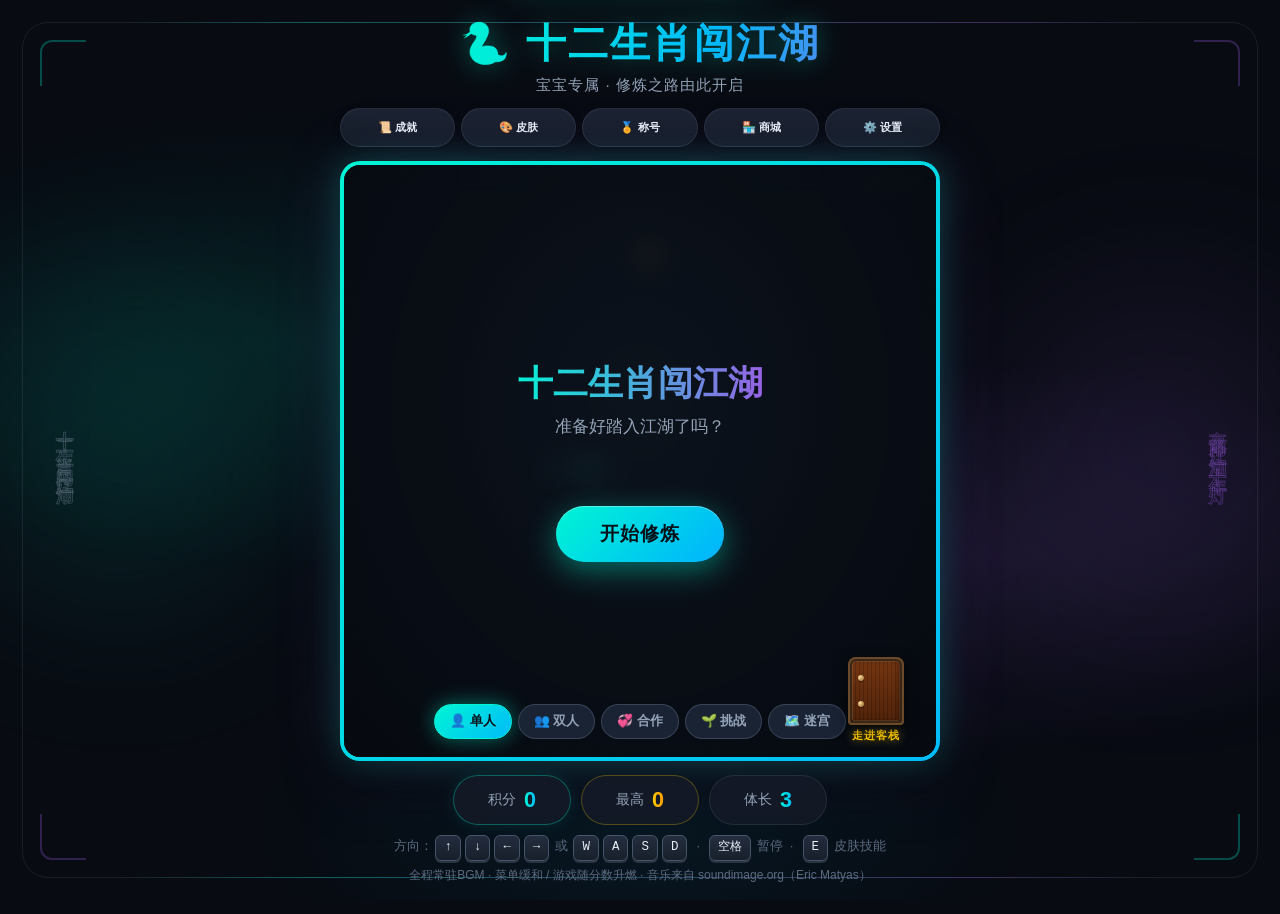
<file: index.html>
<!DOCTYPE html>
<html lang="zh-CN">
<head>
<meta charset="UTF-8">
<meta name="viewport" content="width=device-width, initial-scale=1.0, maximum-scale=1.0, user-scalable=no, viewport-fit=cover">
<title>十二生肖闯江湖</title>
<link rel="icon" type="image/png" href="favicon.png">
<link rel="stylesheet" href="style.css">
</head>
<body>
<div id="globalLoading" class="global-loading hidden">
  <div class="global-loading-box">
    <h2 id="globalLoadingText">加载中...</h2>
    <div class="global-loading-bar"><div id="globalLoadingProgress"></div></div>
  </div>
</div>
<!-- ===== 宽屏取景框装饰（窄屏隐藏，不影响任何交互）===== -->
<div class="page-frame" aria-hidden="true"></div>
<div class="side-halo left" aria-hidden="true"></div>
<div class="side-halo right" aria-hidden="true"></div>
<div class="side-verse left" aria-hidden="true">十二生肖闯江湖</div>
<div class="side-verse right" aria-hidden="true">夜雨江湖十年灯</div>
<div class="corner-mark tl" aria-hidden="true"></div>
<div class="corner-mark tr" aria-hidden="true"></div>
<div class="corner-mark bl" aria-hidden="true"></div>
<div class="corner-mark br" aria-hidden="true"></div>
<div class="title-area">
<h1>🐍 十二生肖闯江湖</h1>
<p class="subtitle">宝宝专属 · 修炼之路由此开启</p>
</div>
<div class="top-bar">
<button class="btn" id="achieveBtn"><span>📜 成就</span></button>
<button class="btn" id="skinBtn"><span>🎨 皮肤</span></button>
<button class="btn" id="titleBtn"><span>🏅 称号</span></button>
<button class="btn" id="shopBtn"><span>🏪 商城</span></button>
<button class="btn" id="settingsBtn" onclick="document.getElementById('settingsModal').classList.add('show')"><span>⚙️ 设置</span></button>
</div>
<div class="game-wrapper">
<div class="record-hint" id="recordHint">🏆 还有 100 分就破记录啦！</div>
<div class="game-container">
<div class="canvas-inner">
<canvas id="gameCanvas"></canvas>
<div id="loadingScreen">
<div class="loading-box">
<h2>🐑 资源加载中...</h2>
<div class="progress-bar-container"><div class="progress-bar" id="loadingProgress"></div></div>
<p class="loading-text" id="loadingText">0%</p>
</div>
</div>
<!-- 推门过渡动画（点击客栈时触发） -->
<div class="inn-door-transition" id="innDoorTransition" aria-hidden="true">
  <div class="door-half door-half-left"></div>
  <div class="door-half door-half-right"></div>
  <div class="door-light"></div>
</div>
<div id="overlay">
<h2 id="overlayTitle">十二生肖闯江湖</h2>
<p id="overlayMsg">准备好踏入江湖了吗？</p>
<p id="aiComment" style="font-size:0.95rem; color:#00f5d4; margin-bottom:8px; min-height:24px; text-align:center; padding:0 20px; line-height:1.5;"></p>
<p id="resultTitleBadge" style="text-align:center; margin-bottom:14px; min-height:0;"></p>
<button id="startBtn">开始修炼</button>
<button id="backToMenuBtn" style="display:none;">🏠 返回主菜单</button>
<div class="mode-select" id="modeSelect">
<button class="mode-btn active" id="modeSingle" data-mode="single">👤 单人</button>
<button class="mode-btn" id="modeDouble" data-mode="double">👥 双人</button>
<button class="mode-btn" id="modeCoop" data-mode="coop">💞 合作</button>
<button class="mode-btn" id="modeSeed" data-mode="seed">🌱 挑战</button>
<button class="mode-btn" id="modeMaze" data-mode="maze">🗺️ 迷宫</button>
</div>
<button class="inn-door-btn" id="innDoorBtn" title="走进客栈" aria-label="走进客栈">
  <span class="inn-door-frame">
    <span class="inn-door-panel"></span>
  </span>
  <span class="inn-door-label">走进客栈</span>
</button>
</div>
</div>
<div class="pause-hint">空格 · 暂停</div>
<button id="skillBtn" class="skill-btn">🐍<span class="skill-count" id="skillCount">3</span></button>
</div>
</div>
</div>
<div class="ui">
<div class="stat"><span class="label" id="scoreLabel">积分</span><span class="value" id="score">0</span></div>
<div class="stat p2-stat" id="score2Stat" style="display:none;"><span class="label">P2 积分</span><span class="value" id="score2">0</span></div>
<div class="stat high"><span class="label">最高</span><span class="value" id="highScore">0</span></div>
<div class="stat"><span class="label">体长</span><span class="value" id="length">3</span></div>
<div class="stat coop-lives" id="coopLives" style="display:none;"><span class="label">共享生命</span><span class="value"><span id="coopHearts">❤️❤️❤️</span> <span id="coopLivesNum">3</span></span></div>
</div>
<div class="controls">方向：<kbd>↑</kbd><kbd>↓</kbd><kbd>←</kbd><kbd>→</kbd> 或 <kbd>W</kbd><kbd>A</kbd><kbd>S</kbd><kbd>D</kbd> &nbsp;·&nbsp; <kbd>空格</kbd> 暂停 &nbsp;·&nbsp; <kbd>E</kbd> 皮肤技能</div>
<p class="music-hint">全程常驻BGM · 菜单缓和 / 游戏随分数升燃 · 音乐来自 soundimage.org（Eric Matyas）</p>
<div class="mobile-controls">
<div class="dpad">
<button class="up" data-dir="up">▲</button>
<button class="left" data-dir="left">◀</button>
<button class="pause-btn" id="mobilePause">❚❚</button>
<button class="right" data-dir="right">▶</button>
<button class="down" data-dir="down">▼</button>
</div>
</div>
<div id="achieveModal"><div class="achieve-box"><div class="achieve-header"><h3>📜 江湖成就</h3><div style="display:flex;align-items:center;gap:10px;"><span class="achieve-count" id="achieveCount">0/12</span><button class="close-btn" id="closeAchieve">×</button></div></div><div class="achieve-list" id="achieveList"></div></div></div>
<div id="skinModal"><div class="achieve-box" style="max-width:480px;"><div class="achieve-header"><h3>🎨 生肖皮肤</h3><button class="close-btn" id="closeSkin">×</button></div><div class="skin-list" id="skinList" style="padding:16px; display:grid; grid-template-columns:repeat(auto-fill,minmax(110px,1fr)); gap:12px; max-height:55vh; overflow-y:auto;"></div></div></div>
<div id="guideModal"><div class="guide-box"><div class="guide-header"><h3>📖 游戏指南</h3><button class="close-btn" id="closeGuide">×</button></div><div class="guide-body"><div class="guide-nav" id="guideNav"></div><div class="guide-content" id="guideContent"></div></div></div></div>

<!-- ===== 江湖称号弹窗 ===== -->
<div id="titleModal">
  <div class="title-box">
    <div class="title-header">
      <h3>🏅 江湖称号</h3>
      <span class="title-count" id="titleCount">0/22</span>
      <button class="close-btn" id="closeTitle">×</button>
    </div>
    <div class="title-current" id="titleCurrent"></div>
    <div class="title-filter" id="titleFilter"></div>
    <div class="title-list" id="titleList"></div>
  </div>
</div>

<div id="statsModal">
  <div class="achieve-box" style="max-width:480px;">
    <div class="achieve-header">
      <h3>📊 江湖数据</h3>
      <button class="close-btn" id="closeStats">×</button>
    </div>
    <div class="stats-body" id="statsList"></div>
  </div>
</div>

<!-- ===== 设置弹窗 ===== -->
<div id="settingsModal" onclick="if(event.target===this)this.classList.remove('show')">
  <div class="settings-box">
    <div class="settings-header">
      <h3>⚙️ 江湖设置</h3>
      <button class="close-btn" id="closeSettings" onclick="document.getElementById('settingsModal').classList.remove('show')">×</button>
    </div>
    <div class="settings-body">

      <div class="settings-section">
        <div class="settings-section-title">🎮 游戏开关</div>
        <div class="settings-row">
          <span class="settings-label">🎵 背景音乐</span>
          <button class="btn settings-toggle" id="musicBtn">🎵 音乐开</button>
        </div>
        <div class="settings-row">
          <span class="settings-label">🐱 猫鼠大战</span>
          <button class="btn cat-on settings-toggle" id="catModeBtn">🐱 猫咪: 开</button>
        </div>
        <div class="settings-row">
          <span class="settings-label">🚧 障碍与传送门</span>
          <button class="btn obs-on settings-toggle" id="obsModeBtn">🚧 障碍: 开</button>
        </div>
      </div>

      <div class="settings-section">
        <div class="settings-section-title">📋 信息与存档</div>
        <div class="settings-menu">
          <button class="settings-menu-btn" id="statsBtn"><span>📊</span><span>数据</span></button>
          <button class="settings-menu-btn" id="guideBtn"><span>📖</span><span>指南</span></button>
          <button class="settings-menu-btn" id="saveBtn"><span>💾</span><span>存档</span></button>
        </div>
      </div>

    </div>
  </div>
</div>

<!-- ===== 存档管理弹窗 ===== -->
<div id="saveModal">
  <div class="save-box">
    <div class="save-header">
      <h3>💾 存档管理</h3>
      <button class="close-btn" id="closeSave">×</button>
    </div>
    <div class="save-body">
      <p class="save-tip">换设备、换浏览器时，用「导出存档」把进度存成文本，在新设备用「导入存档」粘贴回去即可恢复。</p>

      <div class="save-actions">
        <button class="save-btn primary" id="saveExportBtn">📤 导出存档</button>
        <button class="save-btn" id="saveImportBtn">📥 导入存档</button>
      </div>

      <div class="save-field" id="saveExportField" style="display:none;">
        <label>把下面这段完整复制保存好：</label>
        <textarea id="saveExportText" readonly rows="6"></textarea>
        <button class="save-btn small" id="saveCopyBtn">📋 复制到剪贴板</button>
      </div>

      <div class="save-field" id="saveImportField" style="display:none;">
        <label>把之前导出的存档粘贴到这里：</label>
        <textarea id="saveImportText" rows="6" placeholder="粘贴存档内容..."></textarea>
        <button class="save-btn primary small" id="saveConfirmImportBtn">✅ 确认导入</button>
      </div>

      <div class="save-status" id="saveStatus"></div>

      <div class="save-diag" id="saveDiag"></div>

      <div class="save-danger">
        <button class="save-btn danger small" id="saveClearBtn">🗑️ 清空所有存档</button>
      </div>
    </div>
  </div>
</div>

<div id="shopModal">
  <div class="shop-box">
    <div class="shop-header">
      <h3>🏪 江湖商城</h3>
      <button class="close-btn" id="closeShop">×</button>
    </div>
    <div class="shop-wallet">
      <span class="shop-coins">🪙 <span id="shopCoins">0</span></span>
      <div class="shop-tabs">
        <button class="shop-tab active" data-tab="shop">🏪 道具商店</button>
        <button class="shop-tab" data-tab="bag">🎒 我的背包</button>
      </div>
    </div>
    <div class="shop-content" id="shopContent"></div>
  </div>
</div>

<!-- ===== 种子局弹窗 ===== -->
<div id="seedModal">
  <div class="seed-box">
    <div class="seed-header">
      <h3>🌱 江湖挑战</h3>
      <button class="close-btn" id="closeSeed">×</button>
    </div>
    <div class="seed-list" id="seedList"></div>
    <div class="seed-tip">💡 每张图的随机序列固定，公平竞争，可反复挑战刷分。挑战不消耗道具、不解锁成就。</div>
  </div>
</div>

<div id="dualSkinModal">
  <div class="dual-skin-box">
    <div class="dual-skin-header">
      <h3 id="dualSkinTitle">🎨 选择棋盘皮肤</h3>
      <button class="close-btn" id="closeDualSkin">×</button>
    </div>
    <div class="dual-skin-body">
      <div id="dualPageBoard" class="dual-page">
        <p class="dual-hint">选一个你喜欢的棋盘风格（会影响格子、食物等视觉效果）</p>
        <div class="dual-grid" id="dualBoardGrid"></div>
      </div>
      <div id="dualPageSnake" class="dual-page" style="display:none;">
        <div class="dual-section dual-p1-section">
          <p class="dual-hint"><span class="dual-tag tag-p1">P1</span> 选择你的贪吃蛇皮肤</p>
          <div class="dual-grid" id="dualP1Grid"></div>
        </div>
        <div class="dual-section dual-p2-section">
          <p class="dual-hint"><span class="dual-tag tag-p2">P2</span> 选择你的贪吃蛇皮肤</p>
          <div class="dual-grid" id="dualP2Grid"></div>
        </div>
      </div>
    </div>
    <div class="dual-skin-footer">
      <button class="dual-next-btn" id="dualNextBtn">下一步 →</button>
    </div>
  </div>
</div>
<!-- ===== 排行榜弹窗 ===== -->
<div id="leaderboardModal">
  <div class="leaderboard-box">
    <div class="leaderboard-header">
      <h3 id="leaderboardTitle">🏆 全球排行榜</h3>
      <button class="close-btn" id="closeLeaderboard">×</button>
    </div>
    <div class="leaderboard-content" id="leaderboardContent">
      <!-- 动态渲染排行榜 -->
    </div>
  </div>
</div>

<div id="achieveToast"><div class="toast-icon" id="toastIcon">🏆</div><div class="toast-text"><h4>成就解锁</h4><p id="toastName">初入江湖</p></div></div>
<script src="data.js"></script>
<script src="save.js"></script>
<script src="assets/atlas.js"></script>
<script src="game.js"></script>
<script src="ui.js"></script>
<script>
// 注册 Service Worker：把客栈页、迷宫页要用的资源提前缓存好，
// 之后页面之间的跳转就走本地缓存，手机上几乎秒开。
// 注册失败（隐私模式、非 HTTPS 等）完全不影响游戏任何功能。
if ('serviceWorker' in navigator) {
  window.addEventListener('load', function () {
    navigator.serviceWorker.register('sw.js').catch(function () {});
  });
}
</script>
</body>
</html>
</file>
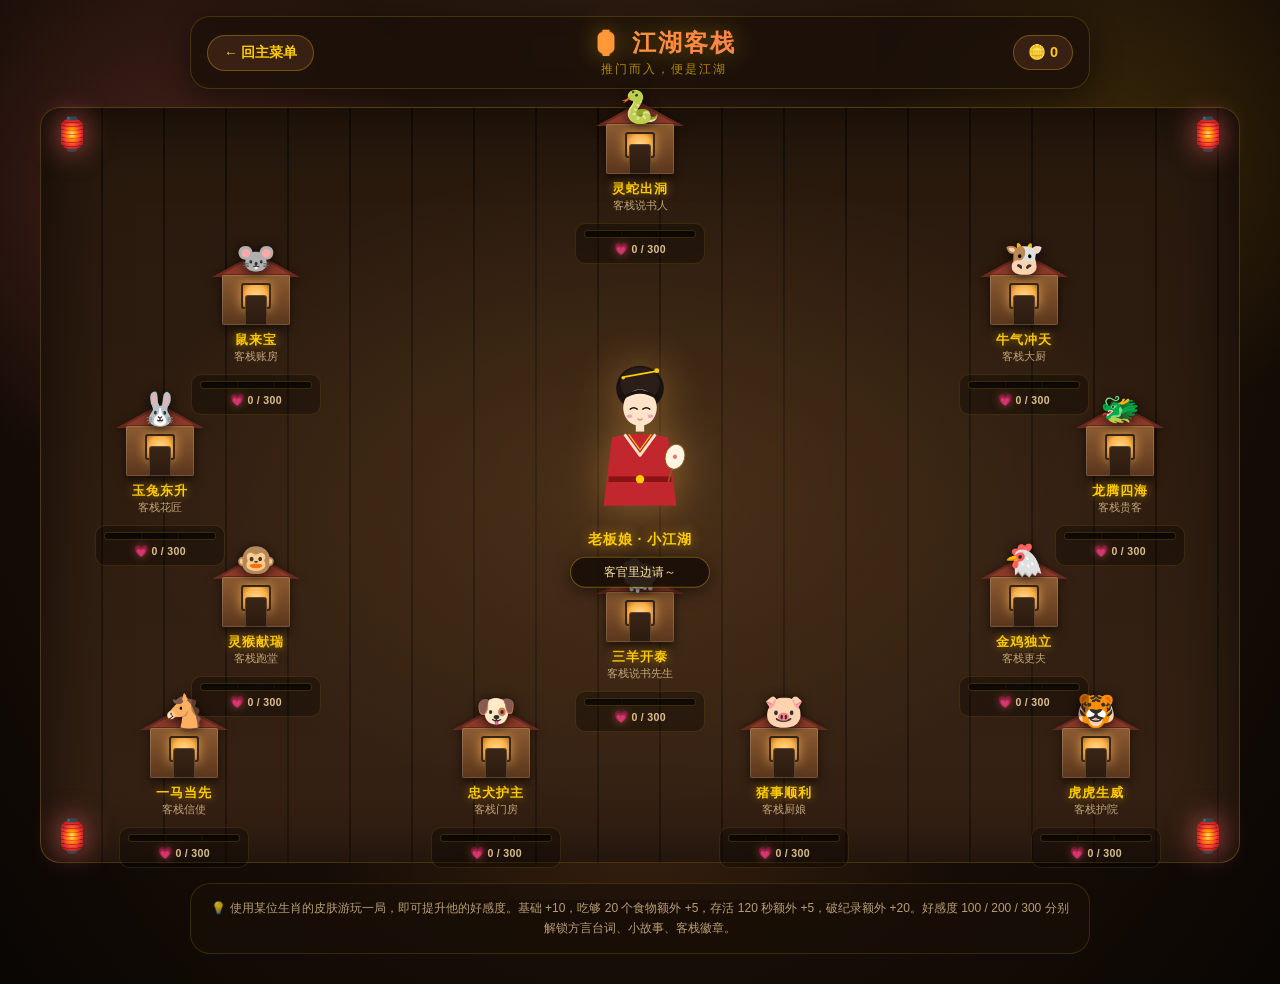
<file: inn.html>
<!DOCTYPE html>
<html lang="zh-CN">
<head>
<meta charset="UTF-8">
<meta name="viewport" content="width=device-width, initial-scale=1.0, maximum-scale=1.0, user-scalable=no, viewport-fit=cover">
<title>江湖客栈 · 十二生肖闯江湖</title>
<link rel="icon" type="image/png" href="favicon.png">
<link rel="stylesheet" href="inn.css">
</head>
<body>

<!-- ===== 顶部栏 ===== -->
<header class="inn-header">
  <button class="inn-back-btn" id="innBackBtn">← 回主菜单</button>
  <div class="inn-title">
    <h1>🏮 江湖客栈</h1>
    <p>推门而入，便是江湖</p>
  </div>
  <div class="inn-wallet">🪙 <span id="innCoins">0</span></div>
</header>

<!-- ===== 客栈主场景 ===== -->
<main class="inn-scene">

  <!-- 四角灯笼装饰 -->
  <div class="inn-lantern tl">🏮</div>
  <div class="inn-lantern tr">🏮</div>
  <div class="inn-lantern bl">🏮</div>
  <div class="inn-lantern br">🏮</div>

  <!-- 老板娘（居中） -->
  <div class="inn-hostess">
    <svg viewBox="0 0 200 240" class="hostess-svg" aria-hidden="true">
      <!-- 发髻 -->
      <ellipse cx="100" cy="52" rx="34" ry="32" fill="#1a1210"/>
      <ellipse cx="100" cy="46" rx="28" ry="24" fill="#2b1d18"/>
      <!-- 发簪 -->
      <line x1="78" y1="36" x2="122" y2="28" stroke="#ffcc00" stroke-width="2.5" stroke-linecap="round"/>
      <circle cx="124" cy="27" r="3.5" fill="#ffcc00"/>
      <circle cx="76" cy="37" r="2.5" fill="#ffcc00"/>
      <!-- 脸 -->
      <ellipse cx="100" cy="80" rx="24" ry="26" fill="#ffe4c8"/>
      <!-- 刘海 -->
      <path d="M 76 68 Q 100 52 124 68 Q 122 58 100 54 Q 78 58 76 68 Z" fill="#1a1210"/>
      <!-- 眼睛（弯弯的笑眼） -->
      <path d="M 86 82 Q 91 78 96 82" stroke="#1a1210" stroke-width="2" fill="none" stroke-linecap="round"/>
      <path d="M 104 82 Q 109 78 114 82" stroke="#1a1210" stroke-width="2" fill="none" stroke-linecap="round"/>
      <!-- 腮红 -->
      <ellipse cx="85" cy="92" rx="4" ry="2.5" fill="rgba(241,91,181,0.5)"/>
      <ellipse cx="115" cy="92" rx="4" ry="2.5" fill="rgba(241,91,181,0.5)"/>
      <!-- 嘴巴 -->
      <path d="M 97 96 Q 100 99 103 96" stroke="#c96a6a" stroke-width="1.5" fill="none" stroke-linecap="round"/>
      <!-- 脖子 -->
      <rect x="94" y="102" width="12" height="12" fill="#ffe4c8"/>
      <!-- 汉服领口 -->
      <path d="M 60 122 Q 100 112 140 122 L 152 220 L 48 220 Z" fill="#c1272d"/>
      <path d="M 78 118 L 100 148 L 122 118" stroke="#ffe4c8" stroke-width="4" fill="none" stroke-linejoin="round"/>
      <path d="M 84 118 L 100 140 L 116 118" stroke="#ffcc00" stroke-width="1.5" fill="none"/>
      <!-- 腰带 -->
      <rect x="55" y="178" width="90" height="8" fill="#8a1215"/>
      <circle cx="100" cy="182" r="6" fill="#ffcc00"/>
      <!-- 手持团扇 -->
      <g transform="translate(150, 150) rotate(15)">
        <ellipse cx="0" cy="0" rx="14" ry="18" fill="#fff5e0" stroke="#8a5a20" stroke-width="1.5"/>
        <line x1="0" y1="18" x2="0" y2="36" stroke="#8a5a20" stroke-width="2.5" stroke-linecap="round"/>
        <circle cx="0" cy="0" r="3" fill="#ff6b6b"/>
      </g>
    </svg>
    <div class="hostess-name">老板娘 · 小江湖</div>
    <div class="hostess-dialog" id="hostessDialog">客官里边请～</div>
  </div>

  <!-- ===== 房间容器（由 inn.js 动态渲染） ===== -->
  <div class="inn-rooms" id="innRooms"></div>
</main>

<!-- ===== 房间详情弹窗 ===== -->
<div id="roomModal" class="room-modal">
  <div class="room-modal-box">
    <button class="room-modal-close" id="roomModalClose" aria-label="关闭">×</button>

    <div class="room-modal-head">
      <div class="rm-avatar" id="rmAvatar">🐭</div>
      <div class="rm-info">
        <div class="rm-name" id="rmName">鼠来宝</div>
        <div class="rm-title" id="rmTitle">客栈账房</div>
      </div>
    </div>

    <div class="rm-aff-wrap">
      <div class="rm-aff-label">
        <span id="rmAffTier">初识</span>
        <span id="rmAffNum">0 / 300</span>
      </div>
      <div class="rm-aff-bar"><div class="rm-aff-fill" id="rmAffFill"></div></div>
    </div>

    <div class="rm-unlocks" id="rmUnlocks"></div>

    <div class="rm-dialog" id="rmDialog"></div>

    <div class="rm-actions">
      <button class="rm-btn primary" id="rmSpeakBtn">💬 让他说一句</button>
    </div>
  </div>
</div>

<!-- ===== 页面跳转加载遮罩 ===== -->
<div id="innLoading" class="inn-loading hidden">
  <div class="inn-loading-box">
    <h2 id="innLoadingText">加载中...</h2>
    <div class="inn-loading-bar"><div id="innLoadingProgress"></div></div>
  </div>
</div>

<footer class="inn-footer">
  <p>💡 使用某位生肖的皮肤游玩一局，即可提升他的好感度。基础 +10，吃够 20 个食物额外 +5，存活 120 秒额外 +5，破纪录额外 +20。好感度 100 / 200 / 300 分别解锁方言台词、小故事、客栈徽章。</p>
</footer>

<script src="data.js"></script>
<script src="save.js"></script>
<script src="inn.js"></script>
<script>
// 注册 Service Worker：页面跳转走本地缓存，手机上几乎秒开。
// 注册失败（隐私模式、非 HTTPS 等）完全不影响客栈任何功能。
if ('serviceWorker' in navigator) {
  window.addEventListener('load', function () {
    navigator.serviceWorker.register('sw.js').catch(function () {});
  });
}
</script>

</body>
</html>
</file>
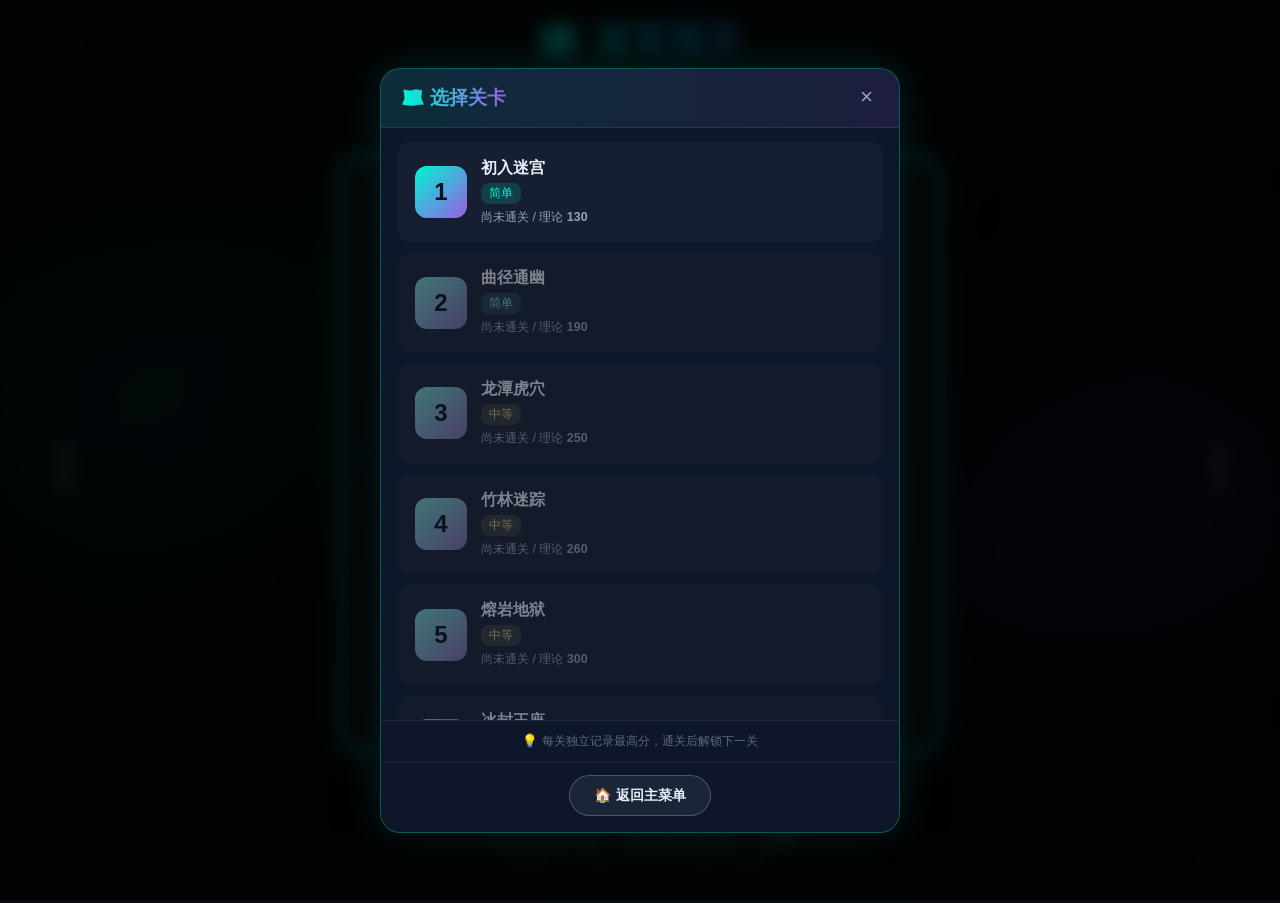
<file: maze.html>
<!DOCTYPE html>
<html lang="zh-CN">
<head>
<meta charset="UTF-8">
<meta name="viewport" content="width=device-width, initial-scale=1.0, maximum-scale=1.0, user-scalable=no, viewport-fit=cover">
<title>迷宫闯关 · 十二生肖闯江湖</title>
<link rel="icon" type="image/png" href="favicon.png">
<link rel="stylesheet" href="maze-style.css">
</head>
<body>
<div id="mazeLoading" class="global-loading">
  <div class="global-loading-box">
    <h2>🗺️ 迷宫加载中...</h2>
    <div class="global-loading-bar"><div id="mazeLoadingProgress"></div></div>
  </div>
</div>
<!-- ===== 宽屏取景框装饰（窄屏隐藏，不影响任何交互）===== -->
<div class="page-frame" aria-hidden="true"></div>
<div class="side-halo left" aria-hidden="true"></div>
<div class="side-halo right" aria-hidden="true"></div>
<div class="side-verse left" aria-hidden="true">曲径通幽处</div>
<div class="side-verse right" aria-hidden="true">柳暗又花明</div>
<div class="corner-mark tl" aria-hidden="true"></div>
<div class="corner-mark tr" aria-hidden="true"></div>
<div class="corner-mark bl" aria-hidden="true"></div>
<div class="corner-mark br" aria-hidden="true"></div>
<div class="title-area">
<h1>🗺️ 迷宫闯关</h1>
<p class="subtitle">穿过迷宫，找到出口</p>
</div>
<div class="top-bar">
<button class="btn" id="backBtn">🏠 返回主菜单</button>
<button class="btn" id="selectLevelBtn">📋 选择关卡</button>
<button class="btn" id="restartBtn">🔄 重玩本关</button>
</div>
<div class="game-wrapper">
<div class="game-container">
<div class="canvas-inner">
<canvas id="mazeCanvas"></canvas>
<div id="mazeOverlay">
<h2 id="mazeOverlayTitle">准备开始</h2>
<p id="mazeOverlayMsg">按方向键或点「开始」按钮</p>
<button id="mazeStartBtn">开始</button>
</div>
</div>
</div>
</div>
<div class="ui">
<div class="stat hp-stat">
  <span class="label">血量</span>
  <div class="hp-bar" id="hpBar"></div>
</div>
<div class="stat high"><span class="label">积分</span><span class="value" id="mazeScore">0</span></div>
<div class="stat"><span class="label">关卡</span><span class="value" id="levelValue">1</span></div>
<div class="stat"><span class="label">用时</span><span class="value" id="timeValue">0.0s</span></div>
</div>
<div class="controls">方向：<kbd>↑</kbd><kbd>↓</kbd><kbd>←</kbd><kbd>→</kbd> 或 <kbd>W</kbd><kbd>A</kbd><kbd>S</kbd><kbd>D</kbd> &nbsp;·&nbsp; <kbd>空格</kbd> 暂停</div>
<p class="music-hint">撞石块扣 1 血 · 每剩 1 血 +20 分 · 找到出口即通关</p>

<div id="levelSelectModal">
  <div class="level-box">
    <div class="level-header">
      <h3>🗺️ 选择关卡</h3>
      <button class="close-btn" id="closeLevelSelect">×</button>
    </div>
    <div class="level-list" id="levelList"></div>
    <div class="level-tip">💡 每关独立记录最高分，通关后解锁下一关</div>
    <div class="level-footer">
      <button class="level-back-btn" id="levelBackToMenuBtn">🏠 返回主菜单</button>
    </div>
  </div>
</div>

<div id="resultModal">
  <div class="result-box">
    <h2 id="resultTitle">🎉 通关！</h2>
    <p id="resultSubtitle">恭喜你找到了出口</p>
    <div class="result-stats">
      <div class="result-row"><span class="result-label">本局得分</span><span class="result-value" id="resultScore">0</span></div>
      <div class="result-row"><span class="result-label">理论最高分</span><span class="result-value gold" id="resultMax">0</span></div>
      <div class="result-row"><span class="result-label">用时</span><span class="result-value" id="resultTime">0.0s</span></div>
      <div class="result-row"><span class="result-label">剩余血量</span><span class="result-value pink" id="resultHp">0 / 5</span></div>
      <div class="result-row" id="resultRecordRow" style="display:none;"><span class="result-label">🏆 新纪录</span><span class="result-value gold">+1</span></div>
    </div>
    <div class="result-buttons">
      <button class="result-btn secondary" id="resultBackBtn">📋 选关</button>
      <button class="result-btn secondary" id="resultRetryBtn">🔄 重试</button>
      <button class="result-btn primary" id="resultNextBtn" style="display:none;">下一关 →</button>
    </div>
  </div>
</div>

<script src="data.js"></script>
<script src="save.js"></script>
<script src="maze-data.js"></script>
<script src="maze.js"></script>
<script>
// 注册 Service Worker：页面跳转走本地缓存，手机上几乎秒开。
// 注册失败（隐私模式、非 HTTPS 等）完全不影响迷宫玩法。
if ('serviceWorker' in navigator) {
  window.addEventListener('load', function () {
    navigator.serviceWorker.register('sw.js').catch(function () {});
  });
}
</script>
</body>
</html>
</file>
<file: style.css>
/* ★ 已移除 Google Fonts 的 @import。
   原因：fonts.googleapis.com 在国内访问不通，而 CSS 顶部的 @import 会阻塞整个样式表的
   解析与渲染 —— 每次打开页面都要白等一次连接超时，是手机端"加载很久"的主要元凶之一。
   现在改用系统字体栈：中文本就由系统字体渲染（Nunito 不含中文字形），
   只有数字/英文的字形会略有变化，换来的是零字体请求、零渲染阻塞。 */

/* ==========================================================================
   美术统一：全局设计令牌（Design Tokens）
   --------------------------------------------------------------------------
   改版前的问题：颜色散落在 100 多处硬编码里，青/紫/粉/黄/红五种高饱和色
   同时出现，页面看着「吵」且不统一。现在收敛为一套令牌：
     · 背景分 4 层（deep → base → panel → raised），营造纵深
     · 主色只留 3 个（primary 青 / accent 紫 / highlight 粉）
     · gold 与 danger 降级为「功能色」，只用于分数与危险提示
   要整体换配色，改这里就够了。
   ========================================================================== */
:root {
  /* --- 背景层次 --- */
  --bg-deep:    #080b12;
  --bg-base:    #0d1117;
  --bg-panel:   #151b27;
  --bg-raised:  #1e2635;
  --bg-glass:   rgba(21, 27, 39, 0.85);

  /* --- 主色 --- */
  --c-primary:   #00f5d4;
  --c-accent:    #9b5de5;
  --c-highlight: #f15bb5;

  /* --- 功能色 --- */
  --c-gold:   #ffcc00;
  --c-danger: #ff5757;

  /* --- 文本层级 --- */
  --t-hi:  #e8eef7;
  --t-mid: #94a3b8;
  --t-lo:  #5b6b80;

  /* --- 描边 --- */
  --line-soft: rgba(148, 163, 184, 0.14);
  --line-mid:  rgba(148, 163, 184, 0.26);

  /* --- 主渐变（按钮/标题共用，保证同一种"品牌色"）--- */
  --grad-main:   linear-gradient(135deg, #00f5d4 0%, #00bbf9 50%, #9b5de5 100%);
  --grad-warm:   linear-gradient(135deg, #f15bb5 0%, #9b5de5 100%);
  --grad-text:   linear-gradient(90deg, #00f5d4, #00bbf9);
  --grad-text-2: linear-gradient(90deg, #f15bb5, #9b5de5);

  /* --- 圆角与阴影 --- */
  --r-sm: 10px;
  --r-md: 14px;
  --r-lg: 20px;
  --r-pill: 50px;
  --shadow-card:  0 25px 60px rgba(0, 0, 0, 0.5);
  --shadow-glow:  0 0 40px rgba(0, 245, 212, 0.15);

  /* --- 过渡 --- */
  --ease-out: cubic-bezier(0.22, 1, 0.36, 1);
  --ease-pop: cubic-bezier(0.34, 1.56, 0.64, 1);
}

* { margin: 0; padding: 0; box-sizing: border-box; -webkit-tap-highlight-color: transparent; }
body { min-height: 100vh; display: flex; flex-direction: column; align-items: center; justify-content: center; font-family: -apple-system, BlinkMacSystemFont, 'Segoe UI', 'PingFang SC', 'Hiragino Sans GB', 'Microsoft YaHei', 'Noto Sans SC', Roboto, 'Helvetica Neue', Arial, sans-serif; color: var(--t-hi); overflow-x: hidden; overflow-y: auto; background: var(--bg-deep); position: relative; padding: 16px 10px 30px; touch-action: manipulation; overscroll-behavior: none; }
/* ★ 宽屏两侧留白装饰（用户反馈：「棋盘周围有这么多地方没用」）
   ------------------------------------------------------------------
   问题：.game-wrapper 最大 600px 居中，在 1440/1920 这类宽屏上左右各空出
         一大片纯黑，整个页面看着像"贴了一张小图在中间"。
   做法：用 body::before 铺三层内容，只在「宽屏且非触摸设备」时开启：
     1. 棋盘两侧的竖排对仗文字（十二生肖 / 江湖夜雨），半透明描边字
     2. 左右各一组柔光光晕，把视线往中间收
     3. 四周一圈内缩描边，给整屏一个"取景框"的边界感
   全部 pointer-events:none，不影响任何交互；窄屏直接隐藏，绝不影响手机端。
   ---- 两侧竖排文字 ---- */
body::before { content: ''; position: fixed; inset: 0; pointer-events: none; z-index: 0; background: radial-gradient(ellipse 75% 50% at 22% 38%, rgba(0,245,212,0.09) 0%, transparent 52%), radial-gradient(ellipse 62% 42% at 78% 62%, rgba(155,93,229,0.11) 0%, transparent 54%), radial-gradient(ellipse 55% 34% at 50% 92%, rgba(0,187,249,0.07) 0%, transparent 56%); animation: bgPulse 10s ease-in-out infinite alternate; }
/* 叠加一层极细网格，给深色背景一点"质感"，视觉上不再是一块死黑 */
body::after { content: ''; position: fixed; inset: 0; pointer-events: none; z-index: 0; opacity: 0.35; background-image: linear-gradient(rgba(148,163,184,0.045) 1px, transparent 1px), linear-gradient(90deg, rgba(148,163,184,0.045) 1px, transparent 1px); background-size: 44px 44px; mask-image: radial-gradient(ellipse 70% 60% at 50% 45%, #000 20%, transparent 78%); -webkit-mask-image: radial-gradient(ellipse 70% 60% at 50% 45%, #000 20%, transparent 78%); }
@keyframes bgPulse { 0% { opacity: 0.65; transform: scale(1); } 100% { opacity: 1; transform: scale(1.06); } }

/* ==========================================================================
   宽屏「取景框」装饰 —— 专治棋盘两侧的大片空白
   --------------------------------------------------------------------------
   · .page-frame      ：整屏内缩一圈的描边，给页面一个边界
   · .side-verse      ：左右两侧的竖排对仗字（十二生肖闯江湖 · 江湖夜雨十年灯）
   · .side-halo       ：左右各一团柔光，把视线往里收
   · .corner-mark     ：四角的直角装饰线，呼应"江湖"的中式取景调性
   只在 (min-width: 1100px) 且指针精确（非触摸）时显示；手机端全隐藏。
   ========================================================================== */
.page-frame { display: none; }
.side-verse, .side-halo, .corner-mark { position: fixed; pointer-events: none; z-index: 1; display: none; }
@media (min-width: 1100px) and (hover: hover) {
  .page-frame { display: block; position: fixed; inset: 22px; pointer-events: none; z-index: 1; border-radius: 26px; border: 1px solid rgba(148,163,184,0.13); }
  .page-frame::before, .page-frame::after { content: ''; position: absolute; left: 8%; right: 8%; height: 1px; background: linear-gradient(90deg, transparent, rgba(0,245,212,0.30) 18%, rgba(155,93,229,0.30) 82%, transparent); }
  .page-frame::before { top: -1px; } .page-frame::after { bottom: -1px; }
  .side-halo { display: block; width: 480px; height: 480px; border-radius: 50%; top: 50%; transform: translateY(-50%); filter: blur(70px); }
  .side-halo.left  { left: -120px; background: radial-gradient(circle, rgba(0,245,212,0.13), transparent 68%); }
  .side-halo.right { right: -120px; background: radial-gradient(circle, rgba(155,93,229,0.15), transparent 68%); }
  .side-verse { display: block; top: 50%; transform: translateY(-50%); writing-mode: vertical-rl; font-size: 1.05rem; font-weight: 700; letter-spacing: 0.55em; color: transparent; -webkit-text-stroke: 1px rgba(148,163,184,0.30); user-select: none; }
  .side-verse.left  { left: 52px; }
  .side-verse.right { right: 52px; -webkit-text-stroke-color: rgba(155,93,229,0.32); }
  .corner-mark { display: block; width: 46px; height: 46px; border: 2px solid rgba(0,245,212,0.28); }
  .corner-mark.tl { top: 40px;    left: 40px;   border-right: 0; border-bottom: 0; border-radius: 12px 0 0 0; }
  .corner-mark.tr { top: 40px;    right: 40px;  border-left: 0;  border-bottom: 0; border-radius: 0 12px 0 0; border-color: rgba(155,93,229,0.28); }
  .corner-mark.bl { bottom: 40px; left: 40px;   border-right: 0; border-top: 0;    border-radius: 0 0 0 12px; border-color: rgba(155,93,229,0.28); }
  .corner-mark.br { bottom: 40px; right: 40px;  border-left: 0;  border-top: 0;    border-radius: 0 0 12px 0; }
}
/* 无障碍：尊重系统的「减少动态效果」设置 */
@media (prefers-reduced-motion: reduce) {
  body::before, h1 { animation: none !important; }
  .game-container { animation: none !important; }
}
.title-area { text-align: center; margin-bottom: 12px; position: relative; z-index: 2; }
h1 { font-size: 2.5rem; font-weight: 800; letter-spacing: 2px; background: linear-gradient(105deg, #00f5d4 0%, #00bbf9 35%, #9b5de5 70%, #f15bb5 100%); background-size: 200% auto; -webkit-background-clip: text; -webkit-text-fill-color: transparent; animation: shine 4s linear infinite; filter: drop-shadow(0 0 14px rgba(0,245,212,0.35)); cursor: pointer; user-select: none; }
@keyframes shine { to { background-position: 200% center; } }
.subtitle { font-size: 0.95rem; color: var(--t-mid); margin-top: 4px; letter-spacing: 1px; }
.top-bar { display: flex; gap: 6px; margin-bottom: 14px; position: relative; z-index: 2; width: 100%; max-width: 600px; justify-content: center; flex-wrap: wrap; }
/* 按钮：改版前是「深底 + 灰描边」，悬停才亮，注意力抓手弱。
   现在默认就带一点主色底纹，看起来更"可点"，且四个按钮风格完全一致 */
.btn { flex: 1 1 0; min-width: 0; background: linear-gradient(180deg, rgba(30,38,53,0.9), rgba(21,27,39,0.9)); backdrop-filter: blur(10px); border: 1px solid var(--line-soft); color: var(--t-hi); font-family: inherit; font-weight: 700; font-size: 0.7rem; padding: 11px 2px; border-radius: var(--r-pill); cursor: pointer; transition: all 0.22s var(--ease-out); display: flex; align-items: center; justify-content: center; white-space: nowrap; overflow: hidden; text-overflow: ellipsis; box-shadow: 0 2px 8px rgba(0,0,0,0.25); }
/* ★ 按钮内文字必须包一层 span。
   原因：.btn 是 flex 容器，直接放文本会生成"匿名 flex item"，其 min-width 为 auto
   无法收缩，且 text-overflow 对匿名 item 不生效 —— 窄屏下文字会溢出按钮边界，
   和相邻按钮的文字叠在一起（手机上就是"图标文字重叠"）。包一层可收缩 span 后，
   宽度不足时优雅显示省略号，不会再压到邻居身上。 */
.btn > span { min-width: 0; overflow: hidden; text-overflow: ellipsis; white-space: nowrap; }
.btn:hover { border-color: rgba(0,245,212,0.55); color: var(--c-primary); box-shadow: 0 0 22px rgba(0,245,212,0.22), 0 4px 12px rgba(0,0,0,0.3); transform: translateY(-2px); }
.btn:active { transform: translateY(0) scale(0.98); }
.btn.active-music { border-color: var(--c-highlight); color: var(--c-highlight); }
.btn.cat-off { border-color: var(--t-lo); color: var(--t-mid); opacity: 0.7; }
.btn.cat-on { border-color: #ff7676; color: #ff7676; box-shadow: 0 0 16px rgba(255,118,118,0.3); }
.btn.obs-off { border-color: var(--t-lo); color: var(--t-mid); opacity: 0.7; }
.btn.obs-on { border-color: var(--c-gold); color: var(--c-gold); box-shadow: 0 0 16px rgba(255,204,0,0.3); }
.btn:disabled { opacity: 0.35; cursor: not-allowed; }
.btn:disabled:hover { transform: none; box-shadow: none; border-color: var(--line-soft); color: var(--t-hi); }
.game-wrapper { position: relative; z-index: 2; width: 100%; max-width: 600px; }
/* 棋盘外框：流光彩边是这游戏的"招牌"，保留，但把外发光收敛一点避免过曝，
   并加一层内描边让边框和画布之间有个"嵌进去"的关系 */
.game-container { position: relative; border-radius: var(--r-lg); padding: 4px; background: linear-gradient(135deg, #00f5d4, #00bbf9, #9b5de5, #f15bb5); background-size: 300% 300%; animation: borderFlow 7s ease infinite; box-shadow: 0 0 34px rgba(0,245,212,0.22), 0 0 70px rgba(155,93,229,0.14), 0 25px 50px rgba(0,0,0,0.5); width: 100%; }
@keyframes borderFlow { 0% { background-position: 0% 50%; } 50% { background-position: 100% 50%; } 100% { background-position: 0% 50%; } }
.canvas-inner { background: var(--bg-base); border-radius: calc(var(--r-lg) - 4px); overflow: hidden; position: relative; aspect-ratio: 1/1; width: 100%; box-shadow: inset 0 0 40px rgba(0,0,0,0.55); }
canvas { display: block; background: var(--bg-base); width: 100%; height: 100%; }
.ui { display: flex; gap: 10px; margin-top: 14px; justify-content: center; flex-wrap: wrap; position: relative; z-index: 2; }
/* 状态胶囊：改版前每颗都是同一个灰色底，看不出主次。
   现在给「积分」加主色描边（它是核心指标），「最高」用金色，其余中性灰 */
.stat { background: var(--bg-glass); backdrop-filter: blur(12px); padding: 11px 20px; border-radius: var(--r-pill); border: 1px solid var(--line-soft); font-size: 1rem; display: flex; align-items: center; gap: 8px; min-width: 118px; justify-content: center; transition: border-color 0.25s; }
.stat .label { color: var(--t-mid); font-size: 0.85rem; }
.stat .value { font-weight: 800; font-size: 1.35rem; background: var(--grad-text); -webkit-background-clip: text; -webkit-text-fill-color: transparent; }
.stat.high .value { background: linear-gradient(90deg, var(--c-gold), #ff9a00); -webkit-background-clip: text; -webkit-text-fill-color: transparent; }
.p2-stat .value { background: linear-gradient(90deg, #ff9ec7, var(--c-highlight)); -webkit-background-clip: text; -webkit-text-fill-color: transparent; }
/* ★ 合作模式共享生命：心形不走渐变文字裁切，否则 emoji 会变透明看不见 */
.stat.coop-lives .value { background: none; -webkit-text-fill-color: initial; letter-spacing: 1px; font-size: 1.05rem; }
.stat.coop-lives { border-color: rgba(241,91,181,0.35); }
/* 积分胶囊的主色描边：强调"这是你在追的数字" */
#scoreLabel + .value { text-shadow: none; }
.stat:has(#score) { border-color: rgba(0,245,212,0.32); box-shadow: 0 0 16px rgba(0,245,212,0.10); }
.stat:has(#highScore) { border-color: rgba(255,204,0,0.28); }
.controls { margin-top: 10px; text-align: center; color: var(--t-lo); font-size: 0.8rem; line-height: 1.6; position: relative; z-index: 2; padding: 0 10px; }
.controls kbd { display: inline-block; background: linear-gradient(180deg, rgba(37,47,65,0.95), rgba(25,32,44,0.95)); border: 1px solid #475569; border-radius: 6px; padding: 2px 8px; font-family: monospace; color: var(--t-hi); margin: 0 2px; font-size: 0.78rem; box-shadow: 0 2px 0 #2a3342; }
/* 遮罩层：改版后统一改为「深色玻璃」，并给开始按钮上方的标题留出更清晰的层次 */
#overlay { position: absolute; inset: 0; background: radial-gradient(ellipse at 50% 40%, rgba(12,18,28,0.88), rgba(6,9,15,0.96)); backdrop-filter: blur(12px); display: flex; flex-direction: column; align-items: center; justify-content: center; border-radius: calc(var(--r-lg) - 4px); z-index: 20; transition: opacity 0.3s ease; }
#overlay.hidden { opacity: 0; pointer-events: none; }
#overlay h2 { font-size: 2.2rem; font-weight: 800; margin-bottom: 8px; background: linear-gradient(90deg, #00f5d4, #9b5de5); -webkit-background-clip: text; -webkit-text-fill-color: transparent; text-align: center; padding: 0 10px; }
#overlay p { color: var(--t-mid); margin-bottom: 22px; font-size: 1.05rem; text-align: center; padding: 0 16px; }
#startBtn { background: var(--grad-main); background-size: 200% auto; border: none; color: #06121a; font-size: 1.2rem; font-weight: 800; padding: 15px 44px; border-radius: var(--r-pill); cursor: pointer; transition: all 0.25s var(--ease-out); box-shadow: 0 8px 30px rgba(0,245,212,0.42), inset 0 1px 0 rgba(255,255,255,0.35); font-family: inherit; letter-spacing: 1px; }
#startBtn:hover { transform: scale(1.06) translateY(-2px); box-shadow: 0 12px 42px rgba(0,245,212,0.58), inset 0 1px 0 rgba(255,255,255,0.45); background-position: right center; }
#startBtn:active { transform: scale(1.0) translateY(0); }
/* 模式选择：改版前是「一排小胶囊贴在左下角」，和居中的开始按钮不在一个视觉轴上。
   现在改成居中排列、并给选中态一个明显的主色实心，一眼能看出当前选的是哪个 */
.mode-select { position: absolute; bottom: 18px; left: 0; right: 0; display: flex; gap: 6px; z-index: 25; justify-content: center; flex-wrap: wrap; padding: 0 12px; }
.mode-btn { padding: 8px 15px; border-radius: var(--r-pill); border: 1px solid var(--line-mid); background: rgba(30,41,59,0.85); color: var(--t-mid); font-family: inherit; font-weight: 700; font-size: 0.8rem; cursor: pointer; transition: all 0.2s var(--ease-out); backdrop-filter: blur(6px); }
.mode-btn:hover { border-color: rgba(0,245,212,0.6); color: var(--c-primary); transform: translateY(-2px); }
.mode-btn.active { border-color: var(--c-primary); color: #06121a; background: linear-gradient(135deg, #00f5d4, #00bbf9); box-shadow: 0 0 20px rgba(0,245,212,0.42); }
#overlay.paused .mode-select { display: none; }
.pause-hint { position: absolute; top: 12px; right: 14px; font-size: 0.75rem; color: var(--t-lo); z-index: 5; letter-spacing: 0.5px; }
#loadingScreen { position: absolute; inset: 0; background: var(--bg-deep); z-index: 30; display: flex; flex-direction: column; align-items: center; justify-content: center; border-radius: calc(var(--r-lg) - 4px); transition: opacity 0.3s ease; }
#loadingScreen.hidden { opacity: 0; pointer-events: none; }
.loading-box { text-align: center; width: 80%; max-width: 300px; }
.loading-box h2 { font-size: 1.2rem; color: var(--c-primary); margin-bottom: 16px; }
.progress-bar-container { width: 100%; height: 10px; background: rgba(15,23,42,0.8); border-radius: 10px; overflow: hidden; border: 1px solid rgba(0,245,212,0.28); }
.progress-bar { height: 100%; width: 0%; background: linear-gradient(90deg, #00f5d4, #9b5de5); transition: width 0.1s; }
.loading-text { margin-top: 10px; color: var(--t-mid); font-size: 0.9rem; }
#achieveModal, #skinModal, #guideModal, #dualSkinModal, #statsModal, #shopModal { position: fixed; inset: 0; background: rgba(0,0,0,0.75); backdrop-filter: blur(6px); z-index: 50; display: flex; align-items: center; justify-content: center; opacity: 0; pointer-events: none; transition: opacity 0.3s; }
#guideModal { z-index: 60; }
#dualSkinModal { z-index: 70; }
#statsModal { z-index: 65; }
#shopModal { z-index: 65; }
#achieveModal.show, #skinModal.show, #guideModal.show, #dualSkinModal.show, #statsModal.show, #shopModal.show { opacity: 1; pointer-events: auto; }
.skin-card { background: linear-gradient(180deg, rgba(37,47,65,0.75), rgba(26,34,48,0.75)); border: 2px solid transparent; border-radius: var(--r-md); padding: 14px 8px; text-align: center; cursor: pointer; transition: all 0.22s var(--ease-out); position: relative; }
.skin-card:hover { border-color: rgba(0,245,212,0.45); transform: translateY(-3px); box-shadow: 0 8px 22px rgba(0,0,0,0.35); }
.skin-card.active { border-color: var(--c-primary); background: rgba(0,245,212,0.12); box-shadow: 0 0 20px rgba(0,245,212,0.28), inset 0 0 20px rgba(0,245,212,0.06); }
.skin-card.locked { opacity: 0.42; cursor: not-allowed; filter: grayscale(0.65); }
.skin-card.locked:hover { transform: none; border-color: transparent; box-shadow: none; }
.skin-card .skin-emoji { font-size: 2.4rem; margin-bottom: 6px; line-height: 1.1; }
.skin-card .skin-name { font-size: 0.85rem; font-weight: 700; color: var(--t-hi); }
/* 棋盘风格小标签：暖派橙 / 冷派青 / 暗派灰蓝，一眼区分「不同的风格」 */
.skin-card .skin-style { font-size: 0.62rem; margin-top: 3px; letter-spacing: 0.3px; color: var(--t-lo); opacity: 0.9; }
.skin-card .skin-lock { font-size: 0.7rem; color: var(--t-mid); margin-top: 4px; }
.achieve-box { width: 90%; max-width: 420px; max-height: 80vh; background: var(--bg-panel); border-radius: var(--r-lg); border: 1px solid rgba(0,245,212,0.28); box-shadow: 0 25px 60px rgba(0,0,0,0.5), 0 0 40px rgba(0,245,212,0.15); display: flex; flex-direction: column; overflow: hidden; }

/* ==========================================================================
   弹窗容器统一规则
   --------------------------------------------------------------------------
   8 个弹窗（成就/皮肤/指南/商城/种子/双人皮肤/排行/存档）原本各写一份几乎
   相同的样式，只有宽度和强调色不同。这里抽出公共部分，各自只覆盖差异，
   好处是「改一处，八个弹窗一起变」，不会再出现圆角/描边不统一的情况。
   同时补上进出场动效：弹窗从下方 8px 淡入并轻微放大，比硬切更有质感。
   ========================================================================== */
.achieve-box, .guide-box, .shop-box, .seed-box, .dual-skin-box,
.leaderboard-box, .save-box, .settings-box {
  background: var(--bg-panel);
  border-radius: var(--r-lg);
  box-shadow: var(--shadow-card), var(--shadow-glow);
  display: flex;
  flex-direction: column;
  overflow: hidden;
  transform: translateY(10px) scale(0.98);
  transition: transform 0.32s var(--ease-pop), opacity 0.28s var(--ease-out);
}
/* 弹窗显示时回归自然位置 */
#achieveModal.show .achieve-box,
#skinModal.show .achieve-box,
#guideModal.show .guide-box,
#shopModal.show .shop-box,
#seedModal.show .seed-box,
#dualSkinModal.show .dual-skin-box,
#leaderboardModal.show .leaderboard-box,
#saveModal.show .save-box,
#settingsModal.show .settings-box,
#statsModal.show .achieve-box {
  transform: translateY(0) scale(1);
}

/* ===== 弹窗头部统一 ===== */
.achieve-header, .guide-header, .shop-header, .seed-header,
.dual-skin-header, .leaderboard-header, .save-header, .settings-header {
  padding: 15px 20px;
  border-bottom: 1px solid var(--line-soft);
  display: flex;
  align-items: center;
  justify-content: space-between;
  background: linear-gradient(90deg, rgba(0,245,212,0.09), rgba(155,93,229,0.09));
  flex-shrink: 0;
}
.achieve-header h3, .guide-header h3, .shop-header h3, .seed-header h3,
.dual-skin-header h3, .save-header h3, .settings-header h3 {
  font-size: 1.15rem; font-weight: 800;
  background: var(--grad-text-2); -webkit-background-clip: text; -webkit-text-fill-color: transparent;
}
.achieve-header { padding: 16px 20px; border-bottom: 1px solid rgba(148,163,184,0.15); display: flex; align-items: center; justify-content: space-between; background: linear-gradient(90deg, rgba(0,245,212,0.1), rgba(155,93,229,0.1)); }
.achieve-header h3 { font-size: 1.2rem; font-weight: 800; background: linear-gradient(90deg, #00f5d4, #9b5de5); -webkit-background-clip: text; -webkit-text-fill-color: transparent; }
.achieve-count { font-size: 0.85rem; color: var(--t-mid); background: rgba(30,41,59,0.8); padding: 4px 12px; border-radius: var(--r-pill); }
.close-btn { background: none; border: none; color: var(--t-mid); font-size: 1.4rem; cursor: pointer; padding: 0 6px; line-height: 1; }
.close-btn:hover { color: var(--c-primary); }
.achieve-list { overflow-y: auto; padding: 14px; flex: 1; scrollbar-width: thin; scrollbar-color: #334155 transparent; }
/* 成就项：加左侧色条区分「已解锁/未解锁」，扫一眼就知道哪些拿到了 */
.achieve-item { display: flex; gap: 12px; padding: 12px; border-radius: var(--r-md); margin-bottom: 8px; background: linear-gradient(180deg, rgba(37,47,65,0.55), rgba(26,34,48,0.55)); border: 1px solid transparent; border-left: 3px solid rgba(148,163,184,0.22); transition: all 0.25s var(--ease-out); }
.achieve-item.unlocked { background: linear-gradient(90deg, rgba(0,245,212,0.10), rgba(155,93,229,0.06)); border-color: rgba(0,245,212,0.22); border-left-color: var(--c-primary); }
.achieve-item:not(.unlocked) { opacity: 0.58; }
.achieve-item.unlocked:hover { border-color: rgba(0,245,212,0.4); transform: translateX(2px); }
.achieve-icon { width: 42px; height: 42px; border-radius: var(--r-sm); display: flex; align-items: center; justify-content: center; font-size: 1.35rem; flex-shrink: 0; background: rgba(15,23,42,0.8); border: 1px solid var(--line-soft); }
.achieve-item.unlocked .achieve-icon { border-color: rgba(0,245,212,0.35); box-shadow: 0 0 14px rgba(0,245,212,0.18); }
.achieve-info { flex: 1; min-width: 0; }
.achieve-name { font-weight: 700; font-size: 0.95rem; color: var(--t-hi); margin-bottom: 2px; }
.achieve-item.unlocked .achieve-name { background: var(--grad-text); -webkit-background-clip: text; -webkit-text-fill-color: transparent; }
.achieve-desc { font-size: 0.78rem; color: var(--t-mid); line-height: 1.35; }
.achieve-progress { margin-top: 6px; height: 4px; background: rgba(30,41,59,0.9); border-radius: 2px; overflow: hidden; }
.achieve-progress-bar { height: 100%; background: linear-gradient(90deg, #00f5d4, #9b5de5); border-radius: 2px; transition: width 0.4s var(--ease-out); }
#achieveToast { position: fixed; top: 28px; left: 50%; transform: translateX(-50%) translateY(-130px); background: linear-gradient(135deg, rgba(15,23,42,0.96), rgba(30,41,59,0.96)); border: 1px solid rgba(0,245,212,0.45); border-radius: 16px; padding: 14px 26px; display: flex; align-items: center; gap: 12px; z-index: 100; box-shadow: 0 15px 40px rgba(0,245,212,0.25); transition: transform 0.45s cubic-bezier(0.34, 1.56, 0.64, 1); pointer-events: none; min-width: 260px; }
#achieveToast.show { transform: translateX(-50%) translateY(0); }
#achieveToast .toast-icon { font-size: 1.9rem; }
#achieveToast .toast-text h4 { font-size: 0.75rem; color: var(--c-primary); letter-spacing: 2px; margin-bottom: 2px; }
#achieveToast .toast-text p { font-size: 1.1rem; font-weight: 800; background: linear-gradient(90deg, #00f5d4, #f15bb5); -webkit-background-clip: text; -webkit-text-fill-color: transparent; }
.score-pop { position: absolute; font-weight: 800; font-size: 1.2rem; color: var(--c-primary); pointer-events: none; animation: scoreFloat 0.85s ease-out forwards; text-shadow: 0 0 12px rgba(0,245,212,0.9); z-index: 15; }
.score-pop.combo { color: #ffcc00 !important; text-shadow: 0 0 16px rgba(255,204,0,1); font-size: 1.4rem; }
@keyframes scoreFloat { 0% { opacity: 1; transform: translateY(0) scale(1); } 100% { opacity: 0; transform: translateY(-45px) scale(1.35); } }
.mobile-controls { display: none; margin-top: 14px; position: relative; z-index: 2; }
.dpad { display: grid; grid-template-columns: 72px 72px 72px; grid-template-rows: 72px 72px 72px; gap: 8px; justify-content: center; touch-action: none; }
.dpad button { width: 72px; height: 72px; border-radius: 18px; border: 1px solid rgba(148,163,184,0.25); background: rgba(15,23,42,0.85); color: var(--t-hi); font-size: 1.5rem; cursor: pointer; display: flex; align-items: center; justify-content: center; user-select: none; -webkit-user-select: none; -webkit-touch-callout: none; touch-action: none; transition: all 0.1s; }
.dpad button:active, .dpad button.pressed { background: rgba(0,245,212,0.4); border-color: var(--c-primary); transform: scale(0.95); }
.dpad .up { grid-column: 2; grid-row: 1; } .dpad .left { grid-column: 1; grid-row: 2; } .dpad .right { grid-column: 3; grid-row: 2; } .dpad .down { grid-column: 2; grid-row: 3; } .dpad .pause-btn { grid-column: 2; grid-row: 2; font-size: 0.95rem; font-weight: 700; color: var(--t-mid); }
.music-hint { font-size: 0.75rem; color: var(--t-lo); margin-top: 6px; text-align: center; position: relative; z-index: 2; }
.guide-box { width: 92%; max-width: 720px; height: 80vh; max-height: 620px; background: var(--bg-panel); border-radius: var(--r-lg); border: 1px solid rgba(0,245,212,0.28); box-shadow: 0 25px 60px rgba(0,0,0,0.5), 0 0 40px rgba(0,245,212,0.15); display: flex; flex-direction: column; overflow: hidden; }
.guide-header { padding: 14px 20px; border-bottom: 1px solid rgba(148,163,184,0.15); display: flex; align-items: center; justify-content: space-between; background: linear-gradient(90deg, rgba(0,245,212,0.1), rgba(155,93,229,0.1)); flex-shrink: 0; }
.guide-header h3 { font-size: 1.15rem; font-weight: 800; background: linear-gradient(90deg, #00f5d4, #9b5de5); -webkit-background-clip: text; -webkit-text-fill-color: transparent; }
.guide-body { flex: 1; display: flex; overflow: hidden; min-height: 0; }
.guide-nav { width: 160px; flex-shrink: 0; border-right: 1px solid rgba(148,163,184,0.12); padding: 10px 8px; overflow-y: auto; display: flex; flex-direction: column; gap: 4px; scrollbar-width: thin; scrollbar-color: #334155 transparent; }
.guide-nav-btn { background: transparent; border: 1px solid transparent; color: var(--t-mid); font-family: inherit; font-weight: 700; font-size: 0.82rem; padding: 9px 12px; border-radius: 10px; cursor: pointer; text-align: left; transition: all 0.2s; display: flex; align-items: center; gap: 6px; white-space: nowrap; }
.guide-nav-btn:hover { background: rgba(0,245,212,0.08); color: var(--t-hi); }
.guide-nav-btn.active { background: linear-gradient(90deg, rgba(0,245,212,0.18), rgba(155,93,229,0.18)); color: var(--c-primary); border-color: rgba(0,245,212,0.28); }
.guide-content { flex: 1; padding: 18px 22px; overflow-y: auto; color: var(--t-hi); font-size: 0.88rem; line-height: 1.7; scrollbar-width: thin; scrollbar-color: #334155 transparent; min-width: 0; }
.guide-content h4 { color: var(--c-primary); font-size: 1.05rem; margin-bottom: 10px; margin-top: 6px; font-weight: 800; }
.guide-content h4:first-child { margin-top: 0; }
.guide-content p { margin-bottom: 10px; }
.guide-content ul { margin: 6px 0 12px 20px; }
.guide-content li { margin-bottom: 6px; }
.guide-content .hl { color: #f15bb5; font-weight: 700; }
.guide-content .hl2 { color: var(--c-primary); font-weight: 700; }
.guide-content .hl3 { color: #ffcc00; font-weight: 700; }
.guide-content kbd { display: inline-block; background: rgba(30,41,59,0.9); border: 1px solid #475569; border-radius: 5px; padding: 1px 7px; font-family: monospace; color: var(--t-hi); margin: 0 2px; font-size: 0.78rem; box-shadow: 0 2px 0 #334155; }
.guide-content .card { background: rgba(30,41,59,0.5); border: 1px solid rgba(148,163,184,0.15); border-radius: 10px; padding: 10px 14px; margin-bottom: 10px; }
.guide-content .card .title { color: var(--c-primary); font-weight: 800; margin-bottom: 4px; display: flex; align-items: center; gap: 6px; font-size: 0.92rem; }
.guide-content .card .desc { color: var(--t-mid); font-size: 0.82rem; line-height: 1.6; }
.guide-content .terms { background: rgba(0,245,212,0.06); border-left: 3px solid #00f5d4; padding: 8px 12px; margin: 8px 0; border-radius: 4px; }
.guide-content .terms strong { color: #f15bb5; }

/* ===== 数据统计面板 ===== */
.stats-body { overflow-y: auto; padding: 14px 16px; flex: 1; scrollbar-width: thin; scrollbar-color: #334155 transparent; }
.stats-section { margin-bottom: 18px; }
.stats-section-title { font-size: 0.85rem; font-weight: 800; color: var(--c-primary); margin-bottom: 8px; letter-spacing: 1px; display: flex; align-items: center; gap: 6px; }
.stats-row { display: flex; justify-content: space-between; align-items: center; padding: 9px 12px; background: rgba(30,41,59,0.5); border-radius: 10px; margin-bottom: 6px; border: 1px solid transparent; transition: all 0.2s; }
.stats-row:hover { border-color: rgba(0,245,212,0.25); }
.stats-label { font-size: 0.82rem; color: var(--t-mid); display: flex; align-items: center; gap: 6px; }
.stats-value { font-size: 0.95rem; font-weight: 800; color: var(--t-hi); background: linear-gradient(90deg, #00f5d4, #00bbf9); -webkit-background-clip: text; -webkit-text-fill-color: transparent; }
.stats-value.gold { background: linear-gradient(90deg, #ffcc00, #ff9a00); -webkit-background-clip: text; -webkit-text-fill-color: transparent; }
.stats-value.pink { background: linear-gradient(90deg, #f15bb5, #9b5de5); -webkit-background-clip: text; -webkit-text-fill-color: transparent; }

/* ===== 商城面板 ===== */
.shop-box { width: 94%; max-width: 560px; height: 85vh; max-height: 680px; background: var(--bg-panel); border-radius: var(--r-lg); border: 1px solid rgba(0,245,212,0.28); box-shadow: 0 25px 60px rgba(0,0,0,0.5), 0 0 40px rgba(0,245,212,0.15); display: flex; flex-direction: column; overflow: hidden; }
.shop-header { padding: 14px 20px; border-bottom: 1px solid rgba(148,163,184,0.15); display: flex; align-items: center; justify-content: space-between; background: linear-gradient(90deg, rgba(0,245,212,0.1), rgba(155,93,229,0.1)); flex-shrink: 0; }
.shop-header h3 { font-size: 1.15rem; font-weight: 800; background: linear-gradient(90deg, #00f5d4, #9b5de5); -webkit-background-clip: text; -webkit-text-fill-color: transparent; }
.shop-wallet { padding: 12px 20px; display: flex; justify-content: space-between; align-items: center; border-bottom: 1px solid rgba(148,163,184,0.12); flex-shrink: 0; flex-wrap: wrap; gap: 8px; }
.shop-coins { font-size: 1.15rem; font-weight: 800; color: #ffcc00; text-shadow: 0 0 12px rgba(255,204,0,0.5); }
.shop-tabs { display: flex; gap: 6px; }
.shop-tab { padding: 7px 14px; border-radius: var(--r-pill); border: 1px solid rgba(148,163,184,0.3); background: rgba(30,41,59,0.6); color: var(--t-mid); font-family: inherit; font-weight: 700; font-size: 0.78rem; cursor: pointer; transition: all 0.2s; }
.shop-tab:hover { border-color: var(--c-primary); color: var(--c-primary); }
.shop-tab.active { border-color: var(--c-primary); color: var(--c-primary); background: rgba(0,245,212,0.15); box-shadow: 0 0 12px rgba(0,245,212,0.28); }
.shop-content { flex: 1; overflow-y: auto; padding: 12px 16px; scrollbar-width: thin; scrollbar-color: #334155 transparent; }
.shop-item { display: flex; gap: 12px; padding: 12px; background: linear-gradient(180deg, rgba(37,47,65,0.55), rgba(26,34,48,0.55)); border-radius: var(--r-md); margin-bottom: 8px; border: 1px solid transparent; border-left: 3px solid rgba(148,163,184,0.22); transition: all 0.22s var(--ease-out); align-items: center; }
.shop-item:hover { border-color: rgba(0,245,212,0.28); border-left-color: var(--c-primary); transform: translateX(2px); }
.shop-item.equipped { border-color: rgba(0,187,249,0.35); border-left-color: #00bbf9; background: linear-gradient(90deg, rgba(0,187,249,0.10), rgba(0,187,249,0.03)); box-shadow: 0 0 16px rgba(0,187,249,0.18); }
.shop-item-emoji { font-size: 2rem; flex-shrink: 0; width: 44px; text-align: center; line-height: 1; }
.shop-item-info { flex: 1; min-width: 0; }
.shop-item-name { font-weight: 700; font-size: 0.95rem; color: var(--t-hi); }
.shop-item-owned { font-size: 0.72rem; color: var(--t-mid); font-weight: 600; margin-left: 4px; }
.shop-item-desc { font-size: 0.78rem; color: var(--t-mid); margin-top: 4px; line-height: 1.4; }
.shop-item-btn { flex-shrink: 0; padding: 8px 14px; border-radius: var(--r-pill); border: 1px solid var(--c-primary); background: rgba(0,245,212,0.1); color: var(--c-primary); font-family: inherit; font-weight: 800; font-size: 0.82rem; cursor: pointer; transition: all 0.2s var(--ease-out); white-space: nowrap; }
.shop-item-btn:hover { background: rgba(0,245,212,0.25); transform: translateY(-1px); }
.shop-item-btn:active { transform: translateY(0) scale(0.97); }
.shop-item-btn.disabled { border-color: var(--t-lo); color: var(--t-lo); cursor: not-allowed; opacity: 0.6; }
.shop-item-btn.disabled:hover { background: rgba(0,245,212,0.1); transform: none; }
.shop-item-btn.equip { border-color: var(--c-accent); color: var(--c-accent); background: rgba(155,93,229,0.1); }
.shop-item-btn.equip:hover { background: rgba(155,93,229,0.25); }
.shop-item-btn.equipped { border-color: #00bbf9; color: #00bbf9; background: rgba(0,187,249,0.15); }
.shop-empty { text-align: center; color: var(--t-lo); padding: 50px 20px; font-size: 0.9rem; line-height: 1.7; }
.shop-tip { font-size: 0.75rem; color: var(--t-lo); text-align: center; padding: 14px 10px 4px; line-height: 1.6; }

/* ===== 双人皮肤选择弹窗 ===== */
.dual-skin-box { width: 94%; max-width: 720px; height: 88vh; max-height: 700px; background: var(--bg-panel); border-radius: var(--r-lg); border: 1px solid rgba(0,245,212,0.28); box-shadow: 0 25px 60px rgba(0,0,0,0.5), 0 0 40px rgba(0,245,212,0.15); display: flex; flex-direction: column; overflow: hidden; }
.dual-skin-header { padding: 14px 20px; border-bottom: 1px solid rgba(148,163,184,0.15); display: flex; align-items: center; justify-content: space-between; background: linear-gradient(90deg, rgba(0,245,212,0.1), rgba(155,93,229,0.1)); flex-shrink: 0; }
.dual-skin-header h3 { font-size: 1.15rem; font-weight: 800; background: linear-gradient(90deg, #00f5d4, #9b5de5); -webkit-background-clip: text; -webkit-text-fill-color: transparent; }
.dual-skin-body { flex: 1; overflow-y: auto; padding: 16px 18px; min-height: 0; scrollbar-width: thin; scrollbar-color: #334155 transparent; }
.dual-page { display: block; }
.dual-hint { font-size: 0.82rem; color: var(--t-mid); margin-bottom: 12px; }
.dual-grid { display: grid; grid-template-columns: repeat(auto-fill, minmax(90px, 1fr)); gap: 10px; }
.dual-skin-card { background: rgba(30,41,59,0.7); border: 2px solid transparent; border-radius: 12px; padding: 12px 6px; text-align: center; cursor: pointer; transition: all 0.2s; position: relative; user-select: none; }
.dual-skin-card:hover { border-color: rgba(0,245,212,0.4); transform: translateY(-2px); }
.dual-skin-card .ds-emoji { font-size: 2rem; margin-bottom: 4px; }
.dual-skin-card .ds-name { font-size: 0.78rem; font-weight: 700; color: var(--t-hi); }
.dual-skin-card.locked { opacity: 0.4; cursor: not-allowed; filter: grayscale(0.7); }
.dual-skin-card.locked:hover { transform: none; border-color: transparent; }
.dual-p1-section .dual-skin-card.active { border-color: var(--c-primary); background: rgba(0,245,212,0.15); box-shadow: 0 0 18px rgba(0,245,212,0.35); }
.dual-p2-section .dual-skin-card.active { border-color: #f15bb5; background: rgba(241,91,181,0.15); box-shadow: 0 0 18px rgba(241,91,181,0.35); }
#dualBoardGrid .dual-skin-card.active { border-color: #00bbf9; background: rgba(0,187,249,0.15); box-shadow: 0 0 18px rgba(0,187,249,0.35); }
.dual-section { margin-bottom: 18px; }
.dual-tag { display: inline-block; font-size: 0.7rem; padding: 2px 8px; border-radius: 10px; font-weight: 800; margin-right: 6px; }
.tag-p1 { background: rgba(0,245,212,0.2); color: var(--c-primary); border: 1px solid #00f5d4; }
.tag-p2 { background: rgba(241,91,181,0.2); color: #f15bb5; border: 1px solid #f15bb5; }
.dual-skin-footer { padding: 12px 20px; border-top: 1px solid rgba(148,163,184,0.15); display: flex; justify-content: flex-end; background: rgba(15,23,42,0.6); flex-shrink: 0; }
.dual-next-btn { background: linear-gradient(135deg, #00f5d4 0%, #00bbf9 50%, #9b5de5 100%); background-size: 200% auto; border: none; color: #0a0e17; font-size: 1rem; font-weight: 800; padding: 12px 32px; border-radius: 50px; cursor: pointer; transition: all 0.25s ease; box-shadow: 0 6px 22px rgba(0,245,212,0.4); font-family: inherit; }
.dual-next-btn:hover { transform: scale(1.04); box-shadow: 0 10px 30px rgba(0,245,212,0.55); }
.dual-next-btn:disabled { opacity: 0.4; cursor: not-allowed; box-shadow: none; }

/* ===== 双人商城 ===== */
.shop-item.double { flex-wrap: wrap; }
.shop-item-actions { display: flex; gap: 6px; flex-shrink: 0; }
.shop-item-btn.p1 { border-color: var(--c-primary); color: var(--c-primary); background: rgba(0,245,212,0.1); line-height: 1.3; text-align: center; padding: 6px 12px; }
.shop-item-btn.p1:hover { background: rgba(0,245,212,0.25); }
.shop-item-btn.p2 { border-color: #f15bb5; color: #f15bb5; background: rgba(241,91,181,0.1); line-height: 1.3; text-align: center; padding: 6px 12px; }
.shop-item-btn.p2:hover { background: rgba(241,91,181,0.25); }
.shop-item.small { padding: 10px; }
.shop-item.small .shop-item-emoji { font-size: 1.5rem; width: 34px; }
.shop-item.small .shop-item-name { font-size: 0.85rem; }
.shop-item.equipped.p1 { border-color: var(--c-primary); background: rgba(0,245,212,0.1); box-shadow: 0 0 16px rgba(0,245,212,0.25); }
.shop-item.equipped.p2 { border-color: #f15bb5; background: rgba(241,91,181,0.1); box-shadow: 0 0 16px rgba(241,91,181,0.25); }
.inv-player-section { margin-bottom: 16px; }
.inv-player-title { font-size: 0.85rem; font-weight: 800; margin-bottom: 8px; letter-spacing: 1px; }
.inv-player-title.p1 { color: var(--c-primary); }
.inv-player-title.p2 { color: #f15bb5; }
.shop-empty.small { padding: 24px 10px; font-size: 0.8rem; }

/* ===== 技能按钮 ===== */
.skill-btn { display: none; position: absolute; bottom: 14px; right: 14px; width: 64px; height: 64px; border-radius: 50%; background: rgba(0,245,212,0.18); border: 2px solid #00f5d4; color: var(--c-primary); font-size: 1.7rem; cursor: pointer; z-index: 15; align-items: center; justify-content: center; box-shadow: 0 0 20px rgba(0,245,212,0.4); transition: all 0.15s; touch-action: none; user-select: none; -webkit-user-select: none; }
.skill-btn:active { transform: scale(0.9); background: rgba(0,245,212,0.35); }
.skill-btn .skill-count { position: absolute; top: -6px; right: -6px; background: #f15bb5; color: #fff; font-size: 0.7rem; font-weight: 800; padding: 2px 7px; border-radius: 12px; box-shadow: 0 0 8px rgba(241,91,181,0.6); }
.skill-btn.disabled { opacity: 0.35; cursor: not-allowed; }
@media (max-width: 640px) { .skill-btn { display: flex; } }

@media (max-width: 640px) {
  .mobile-controls { display: block; }
  .controls { display: none; }
  h1 { font-size: 1.9rem; }
  .btn { font-size: 0.58rem; padding: 8px 1px; }
  /* ★ 顶部工具条：窄屏下不再让 5 个按钮挤在一行（互相压字），
     改成每行 3 个的「3 + 2」布局，第二行由 justify-content:center 自动居中。
     按钮宽度锁定为容器 1/3，永远大于文字宽度，不会再溢出重叠。 */
  .top-bar { gap: 6px; }
  .top-bar .btn {
    flex: 0 0 calc((100% - 12px) / 3);
    font-size: 0.8rem;
    padding: 10px 6px;
  }
  .guide-box { width: 95%; height: 85vh; max-height: none; }
  .guide-body { flex-direction: column; }
  .guide-nav { width: 100%; flex-direction: row; overflow-x: auto; overflow-y: hidden; border-right: none; border-bottom: 1px solid rgba(148,163,184,0.12); padding: 8px 6px; gap: 4px; flex-shrink: 0; }
  .guide-nav-btn { flex-shrink: 0; padding: 7px 12px; font-size: 0.75rem; }
  .guide-content { padding: 14px 16px; font-size: 0.82rem; }
  .dual-skin-box { width: 96%; height: 92vh; max-height: none; }
  .dual-grid { grid-template-columns: repeat(auto-fill, minmax(78px, 1fr)); gap: 8px; }
  .dual-skin-card .ds-emoji { font-size: 1.7rem; }
  .dual-skin-card .ds-name { font-size: 0.72rem; }
  .shop-box { width: 96%; height: 92vh; max-height: none; }
  .shop-item-emoji { font-size: 1.7rem; width: 38px; }
  .shop-item-btn { padding: 7px 11px; font-size: 0.75rem; }
}
/* ===== 破纪录提示（右上角悬挂 · 常驻 · 不遮挡棋盘） ===== */
.record-hint {
  position: absolute;
  top: -52px;
  right: 6px;
  transform: translateY(-14px) scale(0.92);
  background: linear-gradient(135deg, #f15bb5 0%, #9b5de5 100%);
  color: #fff;
  font-weight: 800;
  font-size: 0.85rem;
  padding: 8px 18px;
  border-radius: 50px;
  box-shadow: 0 10px 30px rgba(241,91,181,0.5), 0 0 40px rgba(155,93,229,0.3);
  opacity: 0;
  pointer-events: none;
  transition: all 0.4s cubic-bezier(0.34, 1.56, 0.64, 1);
  z-index: 12;
  white-space: nowrap;
  letter-spacing: 0.5px;
}
.record-hint.show {
  opacity: 1;
  transform: translateY(0) scale(1);
}
@media (max-width: 640px) {
  .record-hint {
    font-size: 0.72rem;
    padding: 6px 14px;
    top: -46px;
    right: 4px;
  }
}
/* ===== 页面跳转加载遮罩 ===== */
.global-loading { position: fixed; inset: 0; background: #0a0e17; z-index: 9999; display: flex; flex-direction: column; align-items: center; justify-content: center; transition: opacity 0.35s ease; }
.global-loading.hidden { opacity: 0; pointer-events: none; }
.global-loading-box { text-align: center; }
.global-loading-box h2 { color: var(--c-primary); font-size: 1.2rem; font-weight: 800; margin-bottom: 16px; letter-spacing: 1px; }
.global-loading-bar { width: 220px; height: 10px; background: rgba(15,23,42,0.8); border-radius: 10px; overflow: hidden; border: 1px solid rgba(0,245,212,0.28); }
.global-loading-bar > div { height: 100%; width: 0%; background: linear-gradient(90deg, #00f5d4, #9b5de5); border-radius: 10px; transition: width 0.3s ease; }
/* ===== 种子局弹窗 ===== */
#seedModal { position: fixed; inset: 0; background: rgba(0,0,0,0.8); backdrop-filter: blur(8px); z-index: 55; display: flex; align-items: center; justify-content: center; opacity: 0; pointer-events: none; transition: opacity 0.3s; }
#seedModal.show { opacity: 1; pointer-events: auto; }
.seed-box { width: 92%; max-width: 520px; max-height: 85vh; background: var(--bg-panel); border-radius: var(--r-lg); border: 1px solid rgba(0,245,212,0.28); box-shadow: 0 25px 60px rgba(0,0,0,0.5), 0 0 40px rgba(0,245,212,0.15); display: flex; flex-direction: column; overflow: hidden; }
.seed-header { padding: 16px 20px; border-bottom: 1px solid rgba(148,163,184,0.15); display: flex; align-items: center; justify-content: space-between; background: linear-gradient(90deg, rgba(0,245,212,0.1), rgba(155,93,229,0.1)); flex-shrink: 0; }
.seed-header h3 { font-size: 1.2rem; font-weight: 800; background: linear-gradient(90deg, #00f5d4, #9b5de5); -webkit-background-clip: text; -webkit-text-fill-color: transparent; }
.seed-list { flex: 1; overflow-y: auto; padding: 14px 16px; display: flex; flex-direction: column; gap: 10px; scrollbar-width: thin; scrollbar-color: #334155 transparent; }
.seed-card { display: flex; align-items: center; gap: 14px; padding: 14px 16px; background: rgba(30,41,59,0.5); border: 2px solid transparent; border-radius: 14px; cursor: pointer; transition: all 0.2s; }
.seed-card:hover { border-color: rgba(0,245,212,0.4); transform: translateY(-2px); }
.seed-num { width: 44px; height: 44px; border-radius: 12px; display: flex; align-items: center; justify-content: center; font-size: 1.3rem; font-weight: 800; background: linear-gradient(135deg, #00f5d4, #9b5de5); color: #0a0e17; flex-shrink: 0; }
.seed-info { flex: 1; min-width: 0; }
.seed-name { font-weight: 800; font-size: 0.95rem; color: var(--t-hi); margin-bottom: 4px; }
.seed-tags { font-size: 0.72rem; color: var(--t-mid); margin-bottom: 4px; }
.seed-tags .tag { display: inline-block; padding: 1px 6px; border-radius: 6px; margin-right: 4px; font-weight: 700; }
.seed-tags .tag-cat { background: rgba(241,91,181,0.15); color: #f15bb5; }
.seed-tags .tag-obs { background: rgba(255,204,0,0.15); color: #ffcc00; }
.seed-best { font-size: 0.75rem; color: var(--t-mid); }
.seed-best .best-score { color: #ffcc00; font-weight: 800; }
.seed-tip { padding: 12px 20px; border-top: 1px solid rgba(148,163,184,0.12); font-size: 0.78rem; color: var(--t-lo); text-align: center; flex-shrink: 0; background: rgba(15,23,42,0.6); line-height: 1.6; }
/* ===== 排行榜弹窗 ===== */
.seed-leaderboard-entry { text-align: center; padding: 8px 0 4px; }
.seed-lb-btn { background: linear-gradient(135deg, #f15bb5, #9b5de5); border: none; color: #fff; font-family: inherit; font-weight: 800; font-size: 0.85rem; padding: 10px 24px; border-radius: 50px; cursor: pointer; box-shadow: 0 6px 20px rgba(155,93,229,0.35); transition: all 0.2s; }
.seed-lb-btn:hover { transform: scale(1.05); box-shadow: 0 8px 25px rgba(155,93,229,0.5); }

#leaderboardModal { position: fixed; inset: 0; background: rgba(0,0,0,0.8); backdrop-filter: blur(8px); z-index: 80; display: flex; align-items: center; justify-content: center; opacity: 0; pointer-events: none; transition: opacity 0.3s; }
#leaderboardModal.show { opacity: 1; pointer-events: auto; }
.leaderboard-box { width: 92%; max-width: 480px; max-height: 80vh; background: var(--bg-panel); border-radius: var(--r-lg); border: 1px solid rgba(241,91,181,0.3); box-shadow: 0 25px 60px rgba(0,0,0,0.5), 0 0 40px rgba(241,91,181,0.15); display: flex; flex-direction: column; overflow: hidden; }
.leaderboard-header { padding: 16px 20px; border-bottom: 1px solid rgba(148,163,184,0.15); display: flex; align-items: center; justify-content: space-between; background: linear-gradient(90deg, rgba(241,91,181,0.1), rgba(155,93,229,0.1)); flex-shrink: 0; }
.leaderboard-header h3 { font-size: 1.2rem; font-weight: 800; background: linear-gradient(90deg, #f15bb5, #9b5de5); -webkit-background-clip: text; -webkit-text-fill-color: transparent; }
.leaderboard-content { flex: 1; overflow-y: auto; padding: 12px 16px; scrollbar-width: thin; scrollbar-color: #334155 transparent; }
/* 排行榜顶部关卡切换条 */
.lb-tabs { display: flex; flex-wrap: wrap; gap: 6px; margin-bottom: 12px; padding-bottom: 12px; border-bottom: 1px solid rgba(148,163,184,0.15); }
.lb-tab { background: rgba(30,41,59,0.7); border: 1px solid rgba(148,163,184,0.18); color: var(--t-mid); font-family: inherit; font-weight: 700; font-size: 0.72rem; padding: 6px 10px; border-radius: 50px; cursor: pointer; transition: all 0.18s; white-space: nowrap; }
.lb-tab:hover { border-color: rgba(241,91,181,0.5); color: var(--t-hi); }
.lb-tab.active { background: linear-gradient(135deg, #f15bb5, #9b5de5); border-color: transparent; color: #fff; box-shadow: 0 4px 14px rgba(155,93,229,0.4); }
.lb-body { display: block; }
.leaderboard-list { display: flex; flex-direction: column; gap: 8px; }
.leaderboard-row { display: flex; align-items: center; padding: 12px 14px; background: rgba(30,41,59,0.6); border-radius: 12px; border: 1px solid transparent; transition: all 0.2s; }
.leaderboard-row.is-me { border-color: #f15bb5; background: rgba(241,91,181,0.1); box-shadow: 0 0 16px rgba(241,91,181,0.2); }
.lb-rank { font-weight: 800; font-size: 1.1rem; width: 40px; flex-shrink: 0; color: #ffcc00; text-align: center; }
/* ★ 名字与称号纵向排列 */
.lb-info {
  flex: 1; min-width: 0;
  display: flex; flex-direction: column;
  gap: 3px;
  padding: 0 8px;
}
.lb-title {
  align-self: flex-start;
  font-size: 0.62rem !important;
  padding: 1px 8px !important;
}
.lb-name { font-size: 0.9rem; color: var(--t-hi); font-weight: 700; overflow: hidden; text-overflow: ellipsis; white-space: nowrap; }
.lb-score { font-weight: 800; font-size: 1rem; color: var(--c-primary); text-shadow: 0 0 10px rgba(0,245,212,0.5); flex-shrink: 0; }
.leaderboard-empty, .leaderboard-loading { text-align: center; color: var(--t-lo); padding: 40px 20px; font-size: 0.9rem; line-height: 1.8; }
/* ===== 种子卡片上的排行榜图标按钮 ===== */
.seed-lb-icon {
  flex-shrink: 0;
  width: 40px;
  height: 40px;
  border-radius: 12px;
  border: 1px solid rgba(241,91,181,0.4);
  background: rgba(241,91,181,0.12);
  color: #f15bb5;
  font-size: 1.15rem;
  cursor: pointer;
  display: flex;
  align-items: center;
  justify-content: center;
  transition: all 0.2s;
  font-family: inherit;
  padding: 0;
}
.seed-lb-icon:hover {
  background: rgba(241,91,181,0.28);
  border-color: #f15bb5;
  box-shadow: 0 0 14px rgba(241,91,181,0.45);
  transform: scale(1.08);
}
.seed-lb-icon:active {
  transform: scale(0.95);
}
@media (max-width: 640px) {
  .seed-lb-icon {
    width: 36px;
    height: 36px;
    font-size: 1rem;
  }
}
/* ===== 暂停时 · 返回主菜单按钮 ===== */
#backToMenuBtn {
  background: rgba(30,41,59,0.85);
  border: 1px solid rgba(148,163,184,0.4);
  color: var(--t-hi);
  font-family: inherit;
  font-weight: 700;
  font-size: 0.95rem;
  padding: 10px 28px;
  border-radius: 50px;
  cursor: pointer;
  margin-top: 12px;
  transition: all 0.2s;
}
#backToMenuBtn:hover {
  border-color: #f15bb5;
  color: #f15bb5;
  box-shadow: 0 0 18px rgba(241,91,181,0.3);
  transform: translateY(-2px);
}
/* ===== 存档管理弹窗 ===== */
#saveModal { position: fixed; inset: 0; background: rgba(0,0,0,0.8); backdrop-filter: blur(8px); z-index: 85; display: flex; align-items: center; justify-content: center; opacity: 0; pointer-events: none; transition: opacity 0.3s; }
#saveModal.show { opacity: 1; pointer-events: auto; }
.save-box { width: 92%; max-width: 480px; max-height: 85vh; background: var(--bg-panel); border-radius: var(--r-lg); border: 1px solid rgba(0,245,212,0.28); box-shadow: 0 25px 60px rgba(0,0,0,0.5), 0 0 40px rgba(0,245,212,0.12); display: flex; flex-direction: column; overflow: hidden; }
.save-header { padding: 16px 20px; border-bottom: 1px solid rgba(148,163,184,0.15); display: flex; align-items: center; justify-content: space-between; background: linear-gradient(90deg, rgba(0,245,212,0.1), rgba(0,187,249,0.1)); flex-shrink: 0; }
.save-header h3 { font-size: 1.2rem; font-weight: 800; background: linear-gradient(90deg, #00f5d4, #00bbf9); -webkit-background-clip: text; -webkit-text-fill-color: transparent; }
.save-body { flex: 1; overflow-y: auto; padding: 16px 18px; scrollbar-width: thin; scrollbar-color: #334155 transparent; }
.save-tip { font-size: 0.78rem; color: var(--t-mid); line-height: 1.7; margin-bottom: 14px; padding: 10px 12px; background: rgba(30,41,59,0.5); border-radius: 10px; border-left: 3px solid #00f5d4; }
.save-actions { display: flex; gap: 10px; margin-bottom: 14px; }
.save-btn { flex: 1; background: rgba(30,41,59,0.8); border: 1px solid rgba(148,163,184,0.25); color: var(--t-hi); font-family: inherit; font-weight: 800; font-size: 0.85rem; padding: 11px 14px; border-radius: 12px; cursor: pointer; transition: all 0.2s; }
.save-btn:hover { border-color: rgba(0,245,212,0.5); box-shadow: 0 0 16px rgba(0,245,212,0.15); }
.save-btn.primary { background: linear-gradient(135deg, #00f5d4, #00bbf9); border-color: transparent; color: #07243a; }
.save-btn.primary:hover { box-shadow: 0 6px 20px rgba(0,245,212,0.4); }
.save-btn.danger { background: rgba(224,49,49,0.15); border-color: rgba(224,49,49,0.5); color: #ff8f8f; }
.save-btn.danger:hover { background: rgba(224,49,49,0.28); box-shadow: 0 0 16px rgba(224,49,49,0.3); }
.save-btn.small { flex: none; font-size: 0.78rem; padding: 8px 16px; }
.save-field { margin-bottom: 14px; }
.save-field label { display: block; font-size: 0.78rem; color: var(--t-mid); margin-bottom: 6px; font-weight: 700; }
.save-field textarea { width: 100%; box-sizing: border-box; background: rgba(2,6,23,0.8); border: 1px solid rgba(148,163,184,0.25); border-radius: 10px; color: var(--t-hi); font-family: 'Courier New', monospace; font-size: 0.7rem; padding: 10px; resize: vertical; line-height: 1.5; margin-bottom: 8px; }
.save-field textarea:focus { outline: none; border-color: rgba(0,245,212,0.5); }
.save-status { font-size: 0.8rem; font-weight: 700; padding: 10px 12px; border-radius: 10px; margin-bottom: 12px; display: none; line-height: 1.6; }
.save-status.show { display: block; }
.save-status.ok { background: rgba(0,245,212,0.12); color: var(--c-primary); border: 1px solid rgba(0,245,212,0.28); }
.save-status.err { background: rgba(224,49,49,0.12); color: #ff8f8f; border: 1px solid rgba(224,49,49,0.3); }
.save-diag { font-size: 0.75rem; color: var(--t-lo); line-height: 1.8; margin-bottom: 14px; }
.save-diag .diag-row { display: flex; justify-content: space-between; padding: 6px 10px; background: rgba(30,41,59,0.4); border-radius: 8px; margin-bottom: 5px; }
.save-diag .diag-val { color: var(--t-mid); font-weight: 700; }
.save-danger { padding-top: 12px; border-top: 1px solid rgba(148,163,184,0.15); display: flex; justify-content: center; }
/* ===== 设置弹窗 ===== */
/* z-index 设为 55，低于 stats(65)/guide(60)/save(85)，这样从设置里点进去的
   子面板会盖在设置面板之上，关掉子面板后设置面板还在，形成"设置中心"的体验 */
#settingsModal {
  position: fixed;
  inset: 0;
  background: rgba(0,0,0,0.75);
  backdrop-filter: blur(6px);
  z-index: 55;
  display: flex;
  align-items: center;
  justify-content: center;
  opacity: 0;
  pointer-events: none;
  transition: opacity 0.3s;
}
#settingsModal.show { opacity: 1; pointer-events: auto; }

.settings-box {
  width: 90%;
  max-width: 420px;
  max-height: 80vh;
  background: var(--bg-panel);
  border-radius: var(--r-lg);
  border: 1px solid rgba(0,245,212,0.28);
  box-shadow: 0 25px 60px rgba(0,0,0,0.5), 0 0 40px rgba(0,245,212,0.12);
  display: flex;
  flex-direction: column;
  overflow: hidden;
}
.settings-header {
  padding: 16px 20px;
  border-bottom: 1px solid rgba(148,163,184,0.15);
  display: flex;
  align-items: center;
  justify-content: space-between;
  background: linear-gradient(90deg, rgba(0,245,212,0.1), rgba(155,93,229,0.1));
  flex-shrink: 0;
}
.settings-header h3 {
  font-size: 1.15rem;
  font-weight: 800;
  background: linear-gradient(90deg, #00f5d4, #9b5de5);
  -webkit-background-clip: text;
  -webkit-text-fill-color: transparent;
}
.settings-body {
  padding: 16px 18px;
  overflow-y: auto;
  flex: 1;
  scrollbar-width: thin;
  scrollbar-color: #334155 transparent;
}
.settings-section { margin-bottom: 20px; }
.settings-section:last-child { margin-bottom: 4px; }
.settings-section-title {
  font-size: 0.75rem;
  font-weight: 800;
  color: var(--t-lo);
  letter-spacing: 1.5px;
  margin-bottom: 10px;
  padding-left: 2px;
}
.settings-row {
  display: flex;
  justify-content: space-between;
  align-items: center;
  padding: 10px 14px;
  background: rgba(30,41,59,0.5);
  border-radius: 12px;
  margin-bottom: 8px;
  border: 1px solid rgba(148,163,184,0.1);
}
.settings-row:last-child { margin-bottom: 0; }
.settings-label {
  font-size: 0.88rem;
  color: var(--t-hi);
  font-weight: 700;
  flex: 1;
  min-width: 0;
}
/* 覆盖 .btn 在 top-bar 里的紧凑样式：不再 flex:1 撑满，给个合适的宽度 */
.btn.settings-toggle {
  flex: 0 0 auto;
  min-width: 128px;
  font-size: 0.8rem;
  padding: 8px 14px;
}
.settings-menu {
  display: grid;
  grid-template-columns: repeat(3, 1fr);
  gap: 8px;
}
.settings-menu-btn {
  display: flex;
  flex-direction: column;
  align-items: center;
  gap: 6px;
  padding: 14px 6px;
  background: rgba(30,41,59,0.5);
  border: 1px solid rgba(148,163,184,0.2);
  border-radius: 12px;
  color: var(--t-hi);
  font-family: inherit;
  font-weight: 700;
  font-size: 0.75rem;
  cursor: pointer;
  transition: all 0.2s;
}
.settings-menu-btn span:first-child { font-size: 1.5rem; line-height: 1; }
.settings-menu-btn:hover {
  border-color: rgba(0,245,212,0.5);
  background: rgba(0,245,212,0.08);
  transform: translateY(-2px);
  box-shadow: 0 0 14px rgba(0,245,212,0.15);
}
/* ==========================================================================
   ★ 江湖称号系统
   --------------------------------------------------------------------------
   5 档难度，特效逐级华丽：
     青铜：朴素灰字
     白银：淡青发光
     黄金：金色强光
     钻石：粉紫渐变 + 呼吸闪烁
     王者：彩虹流动 + 光晕
   所有称号徽章共用 .title-badge 基础样式，按 tier-* 覆盖特效。
   ========================================================================== */

/* --- 称号徽章基础 --- */
.title-badge {
  display: inline-block;
  padding: 2px 10px;
  border-radius: 10px;
  font-size: 0.72rem;
  font-weight: 800;
  line-height: 1.6;
  white-space: nowrap;
  vertical-align: middle;
  border: 1px solid transparent;
  transition: all 0.25s var(--ease-out);
}

/* 青铜 */
.title-badge.tier-bronze {
  background: rgba(148,163,184,0.14);
  color: #94a3b8;
  border-color: rgba(148,163,184,0.28);
}

/* 白银 */
.title-badge.tier-silver {
  background: rgba(0,245,212,0.12);
  color: #00f5d4;
  border-color: rgba(0,245,212,0.35);
  text-shadow: 0 0 6px rgba(0,245,212,0.5);
  box-shadow: 0 0 10px rgba(0,245,212,0.15);
}

/* 黄金 */
.title-badge.tier-gold {
  background: linear-gradient(135deg, rgba(255,204,0,0.18), rgba(255,154,0,0.12));
  color: #ffcc00;
  border-color: rgba(255,204,0,0.5);
  text-shadow: 0 0 8px rgba(255,204,0,0.85);
  box-shadow: 0 0 14px rgba(255,204,0,0.35);
}

/* 钻石：粉紫渐变 + 呼吸 */
.title-badge.tier-diamond {
  background: linear-gradient(135deg, rgba(241,91,181,0.22), rgba(155,93,229,0.22));
  color: #f15bb5;
  border-color: rgba(241,91,181,0.55);
  text-shadow: 0 0 10px rgba(241,91,181,0.9);
  box-shadow: 0 0 18px rgba(241,91,181,0.4);
  animation: titleShimmer 2.4s ease-in-out infinite;
}

/* 王者：彩虹流动 + 光晕 */
.title-badge.tier-legend {
  background: linear-gradient(90deg, #f15bb5, #ffcc00, #00f5d4, #9b5de5, #f15bb5);
  background-size: 300% auto;
  -webkit-background-clip: text;
  background-clip: text;
  -webkit-text-fill-color: transparent;
  border-color: rgba(155,93,229,0.6);
  filter: drop-shadow(0 0 6px rgba(155,93,229,0.9));
  animation: titleRainbow 3.5s linear infinite;
  position: relative;
}
.title-badge.tier-legend::after {
  content: '';
  position: absolute;
  inset: -2px;
  border-radius: 12px;
  background: linear-gradient(90deg, transparent, rgba(255,255,255,0.35), transparent);
  background-size: 200% auto;
  animation: titleSheen 2.5s linear infinite;
  pointer-events: none;
  mix-blend-mode: screen;
  opacity: 0.6;
}

@keyframes titleShimmer {
  0%, 100% { filter: brightness(1); }
  50%      { filter: brightness(1.35); }
}
@keyframes titleRainbow {
  to { background-position: 300% center; }
}
@keyframes titleSheen {
  from { background-position: -200% center; }
  to   { background-position: 200% center; }
}

/* --- 称号弹窗 --- */
#titleModal {
  position: fixed; inset: 0;
  background: rgba(0,0,0,0.75);
  backdrop-filter: blur(6px);
  z-index: 55;
  display: flex; align-items: center; justify-content: center;
  opacity: 0; pointer-events: none;
  transition: opacity 0.3s;
}
#titleModal.show { opacity: 1; pointer-events: auto; }

.title-box {
  width: 92%; max-width: 520px; max-height: 85vh;
  background: var(--bg-panel);
  border-radius: var(--r-lg);
  border: 1px solid rgba(255,204,0,0.3);
  box-shadow: 0 25px 60px rgba(0,0,0,0.5), 0 0 40px rgba(255,204,0,0.12);
  display: flex; flex-direction: column; overflow: hidden;
  transform: translateY(10px) scale(0.98);
  transition: transform 0.32s var(--ease-pop);
}
#titleModal.show .title-box { transform: translateY(0) scale(1); }

.title-header {
  padding: 15px 20px;
  border-bottom: 1px solid var(--line-soft);
  display: flex; align-items: center; justify-content: space-between;
  background: linear-gradient(90deg, rgba(255,204,0,0.12), rgba(155,93,229,0.1));
  flex-shrink: 0;
}
.title-header h3 {
  font-size: 1.15rem; font-weight: 800;
  background: linear-gradient(90deg, #ffcc00, #f15bb5, #9b5de5);
  -webkit-background-clip: text; -webkit-text-fill-color: transparent;
}
.title-count {
  font-size: 0.82rem; color: var(--t-mid);
  background: rgba(30,41,59,0.8);
  padding: 4px 12px; border-radius: var(--r-pill);
  margin-left: auto; margin-right: 10px;
}

.title-current {
  padding: 14px 20px;
  border-bottom: 1px solid var(--line-soft);
  display: flex; flex-direction: column; gap: 6px;
  background: rgba(30,41,59,0.4);
  flex-shrink: 0;
}
.title-current-tip { font-size: 0.78rem; color: var(--t-lo); }

.title-list {
  flex: 1; overflow-y: auto;
  padding: 14px 16px;
  scrollbar-width: thin; scrollbar-color: #334155 transparent;
}

.title-section-title {
  font-size: 0.8rem; font-weight: 800;
  letter-spacing: 1.5px;
  margin: 12px 4px 8px;
  opacity: 0.9;
}
.title-section-title:first-child { margin-top: 0; }
.title-section-title.tier-bronze  { color: #94a3b8; }
.title-section-title.tier-silver  { color: #00f5d4; }
.title-section-title.tier-gold    { color: #ffcc00; }
.title-section-title.tier-diamond { color: #f15bb5; }
.title-section-title.tier-legend  {
  background: linear-gradient(90deg, #f15bb5, #ffcc00, #00f5d4, #9b5de5);
  background-size: 200% auto;
  -webkit-background-clip: text; -webkit-text-fill-color: transparent;
  animation: titleRainbow 3s linear infinite;
}

.title-card {
  position: relative;
  padding: 12px 14px;
  border-radius: var(--r-md);
  margin-bottom: 8px;
  background: linear-gradient(180deg, rgba(37,47,65,0.55), rgba(26,34,48,0.55));
  border: 1px solid transparent;
  border-left: 3px solid rgba(148,163,184,0.22);
  cursor: default;
  transition: all 0.22s var(--ease-out);
}
.title-card.unlocked { cursor: pointer; }
.title-card.unlocked:hover { transform: translateX(3px); }
.title-card.locked { opacity: 0.6; }
.title-card.equipped {
  border-color: rgba(255,204,0,0.5);
  border-left-color: #ffcc00;
  background: linear-gradient(90deg, rgba(255,204,0,0.12), rgba(255,154,0,0.04));
  box-shadow: 0 0 18px rgba(255,204,0,0.18);
}
.title-card.tier-diamond.equipped {
  border-color: rgba(241,91,181,0.55);
  border-left-color: #f15bb5;
  background: linear-gradient(90deg, rgba(241,91,181,0.14), rgba(155,93,229,0.06));
  box-shadow: 0 0 20px rgba(241,91,181,0.25);
}
.title-card.tier-legend.equipped {
  border-color: rgba(155,93,229,0.6);
  border-left-color: #9b5de5;
  background: linear-gradient(90deg, rgba(155,93,229,0.16), rgba(241,91,181,0.06));
  box-shadow: 0 0 22px rgba(155,93,229,0.3);
}

.title-card-top {
  display: flex; align-items: center; gap: 8px;
  margin-bottom: 6px; flex-wrap: wrap;
}
.title-card-desc {
  font-size: 0.78rem; color: var(--t-mid);
  line-height: 1.5;
}
.title-equipped-tag {
  font-size: 0.68rem; font-weight: 800;
  color: #0a0e17;
  background: linear-gradient(135deg, #ffcc00, #ff9a00);
  padding: 1px 8px; border-radius: 8px;
  box-shadow: 0 0 8px rgba(255,204,0,0.5);
}
.title-unlocked-tag { font-size: 0.7rem; color: var(--t-mid); margin-left: auto; }
.title-locked-tag   { font-size: 0.7rem; color: var(--t-lo);   margin-left: auto; }

.title-progress {
  margin-top: 8px; height: 4px;
  background: rgba(30,41,59,0.9);
  border-radius: 2px; overflow: hidden;
}
.title-progress-bar {
  height: 100%;
  background: linear-gradient(90deg, #00f5d4, #9b5de5);
  border-radius: 2px;
  transition: width 0.4s var(--ease-out);
}
.title-progress-text {
  font-size: 0.68rem; color: var(--t-lo);
  margin-top: 3px; text-align: right;
}

/* --- 称号解锁 Toast（与成就 toast 错开位置）--- */
.title-toast {
  position: fixed;
  top: 110px; left: 50%;
  transform: translateX(-50%) translateY(-130px);
  background: linear-gradient(135deg, rgba(15,23,42,0.96), rgba(30,41,59,0.96));
  border: 1px solid rgba(255,204,0,0.5);
  border-radius: 16px;
  padding: 12px 24px;
  display: flex; align-items: center; gap: 12px;
  z-index: 101;
  box-shadow: 0 15px 40px rgba(255,204,0,0.25);
  transition: transform 0.5s cubic-bezier(0.34, 1.56, 0.64, 1);
  pointer-events: none;
  min-width: 240px;
}
.title-toast.show { transform: translateX(-50%) translateY(0); }
.title-toast .tt-icon { font-size: 1.7rem; }
.title-toast .tt-text h4 {
  font-size: 0.72rem; letter-spacing: 2px;
  margin-bottom: 2px; color: #ffcc00;
}
.title-toast .tt-text p {
  font-size: 1.05rem; font-weight: 800;
  background: linear-gradient(90deg, #ffcc00, #f15bb5);
  -webkit-background-clip: text; -webkit-text-fill-color: transparent;
}
.title-toast.tier-legend .tt-text p {
  background: linear-gradient(90deg, #f15bb5, #ffcc00, #00f5d4, #9b5de5);
  background-size: 200% auto;
  -webkit-background-clip: text; -webkit-text-fill-color: transparent;
  animation: titleRainbow 2.5s linear infinite;
}

/* 排行榜里的称号徽章：略小一号，避免撑破行 */
.leaderboard-row .title-badge { font-size: 0.66rem; padding: 1px 8px; }

/* 手机端优化 */
@media (max-width: 640px) {
  .title-badge { font-size: 0.66rem; padding: 1px 8px; }
  .title-box { width: 95%; max-height: 90vh; }
  .title-current { padding: 12px 16px; }
  .title-list { padding: 12px; }
}
/* ==========================================================================
   🏮 江湖客栈 · 推门按钮
   --------------------------------------------------------------------------
   位置：主界面右下角，和左下角的模式按钮对称。
   形态：一扇小木门，门框 + 门板分离，hover 时门板微微缝开。
   点击：门板向左旋开 + 按钮整体缩隐 → JS 接管跳转。
   ========================================================================== */
.inn-door-btn {
  position: absolute;
  right: 14px;
  bottom: 14px;
  z-index: 26;
  width: 92px;
  height: 92px;
  padding: 0;
  border: none;
  background: transparent;
  cursor: pointer;
  display: flex;
  flex-direction: column;
  align-items: center;
  justify-content: flex-end;
  gap: 4px;
  -webkit-tap-highlight-color: transparent;
  transition: transform 0.25s var(--ease-out);
}
.inn-door-btn:hover { transform: translateY(-3px); }
.inn-door-btn:active { transform: translateY(0) scale(0.94); }

/* 门框：深木色，带内阴影，做出"门洞"感 */
.inn-door-frame {
  position: relative;
  width: 56px;
  height: 68px;
  border-radius: 8px 8px 4px 4px;
  background:
    linear-gradient(180deg, #2b1a10 0%, #1a0f08 100%);
  box-shadow:
    inset 0 0 0 2px #6b4a2a,
    inset 0 0 0 4px #3a2616,
    0 4px 14px rgba(0,0,0,0.55);
  overflow: hidden;
  perspective: 200px;
}
/* 门板：暖木色，带木纹与门钉，初始关闭 */
.inn-door-panel {
  position: absolute;
  inset: 4px;
  border-radius: 4px 4px 2px 2px;
  background:
    repeating-linear-gradient(90deg,
      #a8713f 0px, #a8713f 3px,
      #8c5b32 3px, #8c5b32 4px),
    linear-gradient(180deg, #b07a45 0%, #7a4e28 100%);
  background-blend-mode: multiply;
  transform-origin: left center;
  transition: transform 0.5s cubic-bezier(0.34, 1.56, 0.64, 1), opacity 0.4s;
  box-shadow: inset -2px 0 4px rgba(0,0,0,0.35), inset 0 0 0 1px rgba(255,220,160,0.15);
}
/* 门钉：两颗小圆点 */
.inn-door-panel::before,
.inn-door-panel::after {
  content: '';
  position: absolute;
  left: 6px;
  width: 6px;
  height: 6px;
  border-radius: 50%;
  background: radial-gradient(circle at 30% 30%, #ffe1a0, #8a5a20);
  box-shadow: 0 1px 1px rgba(0,0,0,0.5);
}
.inn-door-panel::before { top: 14px; }
.inn-door-panel::after  { bottom: 14px; }

/* 悬停：门板微微缝开一道缝，透出暖光，暗示"里面有人在等你" */
.inn-door-btn:hover .inn-door-panel { transform: rotateY(-22deg); }
/* 点击推门动画：门板完全打开 + 按钮整体收缩淡出 */
.inn-door-btn.opening .inn-door-panel { transform: rotateY(-95deg); opacity: 0.85; }
.inn-door-btn.opening { transform: scale(0.85); opacity: 0; transition: transform 0.5s ease, opacity 0.5s ease; }

/* 门缝里透出的暖光（用一个伪元素挂在门框上） */
.inn-door-frame::after {
  content: '';
  position: absolute;
  inset: 4px;
  border-radius: 4px 4px 2px 2px;
  background: radial-gradient(ellipse at center, rgba(255,196,110,0.9), rgba(255,150,60,0) 70%);
  opacity: 0;
  transition: opacity 0.35s ease 0.15s;
  pointer-events: none;
}
.inn-door-btn:hover .inn-door-frame::after { opacity: 0.55; }
.inn-door-btn.opening .inn-door-frame::after { opacity: 1; }

/* 底部标签 */
.inn-door-label {
  font-family: inherit;
  font-weight: 800;
  font-size: 0.68rem;
  letter-spacing: 1px;
  color: #ffcc00;
  text-shadow: 0 0 10px rgba(255,204,0,0.6);
  white-space: nowrap;
}

/* 手机端缩小 */
@media (max-width: 640px) {
  .inn-door-btn { width: 74px; height: 74px; right: 6px; bottom: 6px; }
  .inn-door-frame { width: 46px; height: 56px; }
  .inn-door-label { font-size: 0.6rem; }
}

/* ==========================================================================
   🏮 推门过渡动画 —— 点击客栈时，棋盘区两扇门从中间滑开
   ========================================================================== */
.inn-door-transition {
  position: absolute;
  inset: 0;
  z-index: 50;
  pointer-events: none;
  overflow: hidden;
  border-radius: calc(var(--r-lg) - 4px);
  opacity: 0;
  transition: opacity 0.15s ease;
}
.inn-door-transition.active { opacity: 1; }

.door-half {
  position: absolute;
  top: 0;
  bottom: 0;
  width: 51%;
  background:
    repeating-linear-gradient(90deg, #a8713f 0px, #a8713f 7px, #8c5b32 7px, #8c5b32 9px),
    linear-gradient(180deg, #b07a45 0%, #7a4e28 100%);
  background-blend-mode: multiply;
  box-shadow: inset 0 0 60px rgba(0,0,0,0.55), inset 0 0 0 3px #6b4a2a;
  transition: transform 0.5s cubic-bezier(0.6, 0, 0.3, 1);
  display: flex;
  align-items: center;
  justify-content: center;
  z-index: 2;
}
.door-half-left  { left: 0;  border-right: 3px solid #3a2616; }
.door-half-right { right: 0; border-left:  3px solid #3a2616; }

/* 门钉装饰 */
.door-half::before {
  content: '';
  width: 10px;
  height: 10px;
  border-radius: 50%;
  background: radial-gradient(circle at 30% 30%, #ffe1a0, #8a5a20);
  box-shadow: 0 0 8px rgba(255,200,100,0.6);
}

.inn-door-transition.opening .door-half-left  { transform: translateX(-100%); }
.inn-door-transition.opening .door-half-right { transform: translateX(100%); }

/* 门后透出的暖黄光 */
.door-light {
  position: absolute;
  inset: 0;
  background:
    radial-gradient(circle at center, rgba(255,247,214,0.98) 0%, rgba(255,214,118,0.92) 18%, rgba(255,176,60,0.55) 38%, rgba(255,150,40,0.14) 60%, rgba(255,140,30,0) 80%),
    radial-gradient(circle at center, rgba(255,205,96,0.9) 0%, rgba(255,168,50,0.45) 35%, rgba(255,148,30,0) 70%);
  opacity: 0;
  transition: opacity 0.55s ease 0.15s;
  z-index: 1;
  filter: blur(2px);
}
.inn-door-transition.opening .door-light { opacity: 1; }

/* ==========================================================================
   ★ 客栈徽章称号（tier-inn）—— 暖金色调，呼应客栈
   ========================================================================== */
.title-badge.tier-inn {
  background: linear-gradient(135deg, rgba(255,153,102,0.22), rgba(255,204,0,0.18));
  color: #ffb366;
  border-color: rgba(255,153,102,0.6);
  text-shadow: 0 0 10px rgba(255,153,102,0.9);
  box-shadow: 0 0 18px rgba(255,153,102,0.4);
  animation: innBadgeShimmer 2.8s ease-in-out infinite;
}
@keyframes innBadgeShimmer {
  0%, 100% { filter: brightness(1); box-shadow: 0 0 18px rgba(255,153,102,0.4); }
  50%      { filter: brightness(1.25); box-shadow: 0 0 24px rgba(255,204,0,0.6); }
}

.title-section-title.tier-inn {
  background: linear-gradient(90deg, #ff9966, #ffcc00, #ff9966);
  background-size: 200% auto;
  -webkit-background-clip: text; -webkit-text-fill-color: transparent;
  animation: titleRainbow 3s linear infinite;
}

.title-card.tier-inn.equipped {
  border-color: rgba(255,153,102,0.65);
  border-left-color: #ff9966;
  background: linear-gradient(90deg, rgba(255,153,102,0.16), rgba(255,204,0,0.06));
  box-shadow: 0 0 22px rgba(255,153,102,0.3);
}

.title-toast.tier-inn {
  border-color: rgba(255,153,102,0.6);
  box-shadow: 0 15px 40px rgba(255,153,102,0.3);
}
.title-toast.tier-inn .tt-text h4 { color: #ff9966; }
.title-toast.tier-inn .tt-text p {
  background: linear-gradient(90deg, #ff9966, #ffcc00);
  -webkit-background-clip: text; -webkit-text-fill-color: transparent;
}

/* ==========================================================================
   ★ 客栈页面：木屋门口的徽章图标
   ========================================================================== */
.room-badge {
  position: absolute;
  top: -6px;
  right: -6px;
  font-size: 1.1rem;
  filter: drop-shadow(0 0 8px rgba(255,204,0,0.9));
  animation: roomBadgeFloat 2.5s ease-in-out infinite alternate;
  z-index: 5;
  pointer-events: none;
}
@keyframes roomBadgeFloat {
  from { transform: translateY(0) rotate(-6deg); }
  to   { transform: translateY(-3px) rotate(6deg); }
}

/* ==========================================================================
   ★ 好感度进度条：节点闪烁 + 增长光晕
   ========================================================================== */
.room-aff-bar.node-flash {
  animation: nodeFlash 1.6s ease-out;
  box-shadow: 0 0 20px rgba(255,204,0,0.9), 0 0 40px rgba(255,153,102,0.6);
}
@keyframes nodeFlash {
  0%   { transform: scale(1);    filter: brightness(1); }
  20%  { transform: scale(1.12); filter: brightness(2); }
  40%  { transform: scale(1);    filter: brightness(1.5); }
  60%  { transform: scale(1.08); filter: brightness(1.8); }
  100% { transform: scale(1);    filter: brightness(1); }
}

/* ==========================================================================
   ★ 称号面板筛选栏
   ========================================================================== */
.title-filter {
  display: flex;
  flex-wrap: wrap;
  gap: 6px;
  padding: 10px 16px;
  border-bottom: 1px solid var(--line-soft);
  background: rgba(30,41,59,0.4);
  flex-shrink: 0;
}
.title-filter-btn {
  padding: 5px 12px;
  border-radius: 50px;
  border: 1px solid rgba(148,163,184,0.25);
  background: rgba(30,41,59,0.7);
  color: var(--t-mid);
  font-family: inherit;
  font-weight: 700;
  font-size: 0.72rem;
  cursor: pointer;
  transition: all 0.2s var(--ease-out);
}
.title-filter-btn:hover {
  border-color: rgba(255,204,0,0.5);
  color: var(--t-hi);
}
.title-filter-btn.active {
  background: linear-gradient(135deg, #ffcc00, #ff9966);
  border-color: transparent;
  color: #2b1a10;
  box-shadow: 0 4px 14px rgba(255,153,102,0.4);
}
@media (max-width: 640px) {
  .title-filter { padding: 8px 12px; gap: 4px; }
  .title-filter-btn { padding: 4px 10px; font-size: 0.68rem; }
}
</file>
<file: inn.css>
/* ★ 已移除 Google Fonts 的 @import。
   原因：fonts.googleapis.com 在国内访问不通，而 CSS 顶部的 @import 会阻塞整个样式表的
   解析与渲染 —— 每次打开页面都要白等一次连接超时，是手机端"加载很久"的主要元凶之一。
   现在改用系统字体栈：中文本就由系统字体渲染（Nunito 不含中文字形），
   只有数字/英文的字形会略有变化，换来的是零字体请求、零渲染阻塞。 */

/* ==========================================================================
   🏮 江湖客栈 · 独立页面样式
   --------------------------------------------------------------------------
   设计基调：暖木色 + 灯笼红 + 金色月光，与主游戏的深青紫形成"推门入内"的对比。
   布局：老板娘居中，三个房间环绕；宽屏利用两侧空白，窄屏自动收拢。
   ========================================================================== */
:root {
  --c-primary:   #00f5d4;
  --c-accent:    #9b5de5;
  --c-highlight: #f15bb5;
  --c-gold:      #ffcc00;
  --t-hi:  #e8eef7;
  --t-mid: #94a3b8;
  --t-lo:  #5b6b80;
  --line-soft: rgba(148,163,184,0.14);
  --line-mid:  rgba(148,163,184,0.26);
  --r-sm: 10px;
  --r-md: 14px;
  --r-lg: 20px;
  --r-pill: 50px;
  --ease-out: cubic-bezier(0.22, 1, 0.36, 1);
  --ease-pop: cubic-bezier(0.34, 1.56, 0.64, 1);

  /* 客栈专属色 */
  --inn-bg-deep:    #0a0603;
  --inn-bg-base:    #1a0f08;
  --inn-bg-soft:    #2b1a10;
  --inn-wood:       #8c5b32;
  --inn-wood-light: #b07a45;
  --inn-lantern:    #ff6b6b;
  --inn-warm:       #ffcc66;
}

* { margin: 0; padding: 0; box-sizing: border-box; -webkit-tap-highlight-color: transparent; }

body {
  min-height: 100vh;
  font-family: -apple-system, BlinkMacSystemFont, 'Segoe UI', 'PingFang SC', 'Hiragino Sans GB', 'Microsoft YaHei', 'Noto Sans SC', Roboto, 'Helvetica Neue', Arial, sans-serif;
  color: var(--t-hi);
  background: radial-gradient(ellipse at center top, #2b1a10 0%, #1a0f08 60%, #0a0603 100%);
  overflow-x: hidden;
  overflow-y: auto;
  position: relative;
  padding: 16px 10px 30px;
  display: flex;
  flex-direction: column;
  align-items: center;
  touch-action: manipulation;
  overscroll-behavior: none;
}

/* 飘落的暖光点，营造客栈氛围 */
body::before {
  content: '';
  position: fixed;
  inset: 0;
  pointer-events: none;
  z-index: 0;
  background-image:
    radial-gradient(circle at 12% 22%, rgba(255,107,107,0.18) 0%, transparent 22%),
    radial-gradient(circle at 88% 18%, rgba(255,204,0,0.12) 0%, transparent 20%),
    radial-gradient(circle at 50% 92%, rgba(255,150,60,0.12) 0%, transparent 32%);
}

/* ===== 顶部栏 ===== */
.inn-header {
  width: 100%;
  max-width: 900px;
  display: flex;
  align-items: center;
  justify-content: space-between;
  gap: 12px;
  padding: 10px 16px;
  margin-bottom: 18px;
  position: relative;
  z-index: 2;
  background: rgba(26,15,8,0.75);
  border: 1px solid rgba(255,204,0,0.18);
  border-radius: var(--r-lg);
  backdrop-filter: blur(10px);
  box-shadow: 0 8px 30px rgba(0,0,0,0.45);
}
.inn-back-btn {
  background: rgba(60,36,20,0.9);
  border: 1px solid rgba(255,204,0,0.3);
  color: var(--c-gold);
  font-family: inherit;
  font-weight: 700;
  font-size: 0.85rem;
  padding: 8px 16px;
  border-radius: var(--r-pill);
  cursor: pointer;
  transition: all 0.22s var(--ease-out);
}
.inn-back-btn:hover {
  background: rgba(255,204,0,0.12);
  box-shadow: 0 0 18px rgba(255,204,0,0.3);
  transform: translateY(-2px);
}
.inn-title { flex: 1; text-align: center; }
.inn-title h1 {
  font-size: 1.5rem;
  font-weight: 800;
  background: linear-gradient(105deg, #ffcc00 0%, #ff8c42 50%, #ff6b6b 100%);
  -webkit-background-clip: text;
  -webkit-text-fill-color: transparent;
  background-clip: text;
  color: transparent;
  letter-spacing: 2px;
  filter: drop-shadow(0 0 12px rgba(255,204,0,0.4));
}
.inn-title p {
  font-size: 0.78rem;
  color: rgba(255,204,0,0.65);
  letter-spacing: 2px;
  margin-top: 2px;
}
.inn-wallet {
  background: rgba(60,36,20,0.9);
  border: 1px solid rgba(255,204,0,0.3);
  color: var(--c-gold);
  font-weight: 800;
  font-size: 0.9rem;
  padding: 8px 14px;
  border-radius: var(--r-pill);
  white-space: nowrap;
}

/* ===== 客栈主场景 ===== */
.inn-scene {
  position: relative;
  width: 100%;
  max-width: 1200px;
  height: 84vh;
  min-height: 700px;
  max-height: 860px;
  margin-bottom: 20px;
  z-index: 2;
}

/* 地板 + 木纹 + 中央暖光 */
.inn-scene::before {
  content: '';
  position: absolute;
  inset: 0;
  border-radius: var(--r-lg);
  background:
    repeating-linear-gradient(90deg, rgba(120,80,40,0.15) 0, rgba(120,80,40,0.15) 60px, rgba(0,0,0,0.1) 60px, rgba(0,0,0,0.1) 62px),
    radial-gradient(ellipse at center, rgba(255,180,80,0.14) 0%, transparent 60%),
    linear-gradient(180deg, #1a0f08 0%, #2b1a10 100%);
  border: 1px solid rgba(255,204,0,0.15);
  box-shadow: inset 0 0 80px rgba(0,0,0,0.7);
  pointer-events: none;
}

/* 四角灯笼 */
.inn-lantern {
  position: absolute;
  font-size: 2rem;
  filter: drop-shadow(0 0 14px rgba(255,107,107,0.75));
  animation: lanternSway 4s ease-in-out infinite alternate;
  z-index: 3;
  pointer-events: none;
}
.inn-lantern.tl { top: 8px;    left: 12px; }
.inn-lantern.tr { top: 8px;    right: 12px; animation-delay: -1s; }
.inn-lantern.bl { bottom: 8px; left: 12px; animation-delay: -2s; }
.inn-lantern.br { bottom: 8px; right: 12px; animation-delay: -3s; }
@keyframes lanternSway {
  from { transform: rotate(-4deg) translateY(0); }
  to   { transform: rotate(4deg) translateY(-3px); }
}

/* ===== 老板娘（居中） ===== */
.inn-hostess {
  position: absolute;
  left: 50%;
  top: 48%;
  transform: translate(-50%, -50%);
  text-align: center;
  z-index: 5;
  animation: hostessBreathe 4s ease-in-out infinite alternate;
}
@keyframes hostessBreathe {
  from { transform: translate(-50%, -50%) scale(1); }
  to   { transform: translate(-50%, -50%) scale(1.025); }
}
.hostess-svg {
  width: 140px;
  height: 168px;
  filter: drop-shadow(0 0 22px rgba(255,180,80,0.4));
}
.hostess-name {
  margin-top: 6px;
  font-size: 0.9rem;
  font-weight: 800;
  color: var(--c-gold);
  letter-spacing: 1px;
  text-shadow: 0 0 12px rgba(255,204,0,0.5);
}
.hostess-dialog {
  margin-top: 8px;
  padding: 6px 14px;
  background: rgba(26,15,8,0.92);
  border: 1px solid rgba(255,204,0,0.35);
  border-radius: var(--r-pill);
  font-size: 0.78rem;
  color: #ffe4a0;
  max-width: 220px;
  line-height: 1.4;
  box-shadow: 0 4px 16px rgba(0,0,0,0.5);
  transition: opacity 0.4s ease;
}

/* ===== 房间容器 ===== */
.inn-rooms { position: absolute; inset: 0; }

/* 房间卡片 */
.inn-room {
  position: absolute;
  transform: translate(-50%, -50%);
  width: 130px;
  text-align: center;
  cursor: pointer;
  transition: transform 0.3s var(--ease-out);
  z-index: 3;
}
.inn-room:hover { transform: translate(-50%, -50%) translateY(-6px) scale(1.04); }
.inn-room.locked { cursor: not-allowed; filter: grayscale(0.7); opacity: 0.55; }
.inn-room.locked:hover { transform: translate(-50%, -50%); }

/* 小木屋 */
.room-house {
  position: relative;
  width: 80px;
  height: 72px;
  margin: 0 auto 6px;
}
/* 屋顶 */
.room-house::before {
  content: '';
  position: absolute;
  left: 50%;
  top: 0;
  transform: translateX(-50%);
  width: 0;
  height: 0;
  border-left: 44px solid transparent;
  border-right: 44px solid transparent;
  border-bottom: 24px solid #6b2b1f;
  filter: drop-shadow(0 2px 4px rgba(0,0,0,0.5));
}
/* 屋顶高光 */
.room-house::after {
  content: '';
  position: absolute;
  left: 50%;
  top: 3px;
  transform: translateX(-50%);
  width: 0;
  height: 0;
  border-left: 34px solid transparent;
  border-right: 34px solid transparent;
  border-bottom: 18px solid #8c3a28;
}
/* 屋身 */
.room-body {
  position: absolute;
  left: 6px;
  right: 6px;
  top: 22px;
  bottom: 0;
  background: linear-gradient(180deg, #8c5b32 0%, #5a361c 100%);
  border-radius: 2px;
  box-shadow: inset 0 0 0 1px rgba(255,220,160,0.18), 0 4px 10px rgba(0,0,0,0.55);
}
/* 窗（发光） */
.room-body::before {
  content: '';
  position: absolute;
  left: 50%;
  top: 8px;
  transform: translateX(-50%);
  width: 26px;
  height: 22px;
  background: radial-gradient(circle, #ffd98a 0%, #ffb34d 60%, #b07320 100%);
  border: 2px solid #3a2616;
  border-radius: 3px;
  box-shadow: 0 0 12px rgba(255,180,80,0.75);
  animation: roomWindowFlicker 3s ease-in-out infinite alternate;
}
@keyframes roomWindowFlicker {
  0%, 100% { opacity: 0.85; }
  50%      { opacity: 1; }
}
/* 门 */
.room-body::after {
  content: '';
  position: absolute;
  left: 50%;
  bottom: 0;
  transform: translateX(-50%);
  width: 22px;
  height: 30px;
  background: linear-gradient(180deg, #3a2616 0%, #2b1a10 100%);
  border-radius: 3px 3px 0 0;
  box-shadow: inset 0 0 0 1px rgba(255,220,160,0.2);
}
/* 生肖 emoji 招牌 */
.room-emoji {
  position: absolute;
  top: -14px;
  left: 50%;
  transform: translateX(-50%);
  font-size: 2rem;
  filter: drop-shadow(0 2px 6px rgba(0,0,0,0.8));
  z-index: 2;
  animation: emojiFloat 3s ease-in-out infinite alternate;
}
@keyframes emojiFloat {
  from { transform: translateX(-50%) translateY(0); }
  to   { transform: translateX(-50%) translateY(-3px); }
}

.room-name {
  font-size: 0.82rem;
  font-weight: 800;
  color: var(--c-gold);
  letter-spacing: 1px;
  margin-top: 4px;
  text-shadow: 0 0 10px rgba(255,204,0,0.5);
}
.room-title {
  font-size: 0.68rem;
  color: rgba(255,220,160,0.7);
  margin-top: 1px;
}

/* ==========================================================================
   ★ 好感条美化 + 头顶气泡
   ========================================================================== */

/* ---------- 房间：可点击区 A（木屋 + 名字）---------- */
.room-talk {
  cursor: pointer;
  user-select: none;
  transition: transform 0.25s var(--ease-out);
}
.room-talk:hover { transform: translateY(-2px); }
.room-talk:active { transform: translateY(0) scale(0.98); }

/* ---------- 房间：可点击区 B（好感条）---------- */
.room-aff {
  margin-top: 10px;
  padding: 6px 8px 7px;
  border-radius: 10px;
  background: rgba(0,0,0,0.3);
  border: 1px solid rgba(255,204,0,0.12);
  cursor: pointer;
  transition: all 0.25s var(--ease-out);
}
.room-aff:hover {
  background: rgba(255,204,0,0.08);
  border-color: rgba(255,204,0,0.4);
  box-shadow: 0 0 14px rgba(255,204,0,0.18);
  transform: translateY(-1px);
}
.room-aff:active { transform: translateY(0) scale(0.98); }

/* 进度条：渐变 + 刻度点 + 内发光 */
.room-aff-bar {
  position: relative;
  height: 8px;
  background: rgba(0,0,0,0.55);
  border-radius: 4px;
  overflow: hidden;
  border: 1px solid rgba(255,204,0,0.18);
  box-shadow: inset 0 1px 3px rgba(0,0,0,0.6);
}
.room-aff-fill {
  height: 100%;
  background: linear-gradient(90deg, #ff6b6b 0%, #ff9a3c 50%, #ffcc00 100%);
  border-radius: 4px;
  transition: width 0.6s var(--ease-out);
  box-shadow: 0 0 10px rgba(255,204,0,0.55), inset 0 1px 0 rgba(255,255,255,0.35);
  position: relative;
}
.room-aff-fill::after {
  content: '';
  position: absolute;
  inset: 1px 2px auto 2px;
  height: 2px;
  background: rgba(255,255,255,0.4);
  border-radius: 2px;
  filter: blur(0.5px);
}
.room-aff-mark {
  position: absolute;
  top: 50%;
  width: 2px;
  height: 100%;
  background: rgba(26,15,8,0.7);
  transform: translate(-50%, -50%);
  pointer-events: none;
  z-index: 2;
  box-shadow: 0 0 2px rgba(0,0,0,0.8);
}
.room-aff-num {
  display: flex;
  align-items: center;
  justify-content: center;
  gap: 3px;
  font-size: 0.66rem;
  color: rgba(255,220,160,0.85);
  margin-top: 4px;
  font-weight: 700;
  letter-spacing: 0.3px;
}
.room-aff-heart {
  font-size: 0.72rem;
  filter: drop-shadow(0 0 4px rgba(255,107,107,0.7));
  animation: heartBeat 1.6s ease-in-out infinite;
}
@keyframes heartBeat {
  0%, 100% { transform: scale(1); }
  50%      { transform: scale(1.15); }
}

/* ---------- 头顶气泡 ---------- */
/* ★ 气泡弹出时，把整个房间提到最上层。
   原因：.inn-room 带 transform，会形成独立层叠上下文，
   气泡自身的 z-index 无法突破房间边界，会被相邻房间的木屋盖住。 */
.inn-room.bubble-open { z-index: 40; }

.room-bubble {
  position: absolute;
  left: 50%;
  bottom: calc(100% + 18px);
  transform: translate(-50%, -6px) scale(0.85);
  transform-origin: bottom center;
  padding: 8px 12px;
  min-width: 120px;
  max-width: 180px;
  background: linear-gradient(135deg, #fff8e0, #ffe1a0);
  color: #3a2616;
  font-size: 0.72rem;
  font-weight: 700;
  line-height: 1.4;
  border-radius: 12px;
  box-shadow: 0 8px 22px rgba(0,0,0,0.5), 0 0 0 2px rgba(255,204,0,0.35);
  opacity: 0;
  pointer-events: none;
  transition: opacity 0.32s var(--ease-out), transform 0.32s var(--ease-pop);
  z-index: 10;
  word-break: break-word;
  text-align: center;
}
.room-bubble.show {
  opacity: 1;
  transform: translate(-50%, -14px) scale(1);
}
.room-bubble::after {
  content: '';
  position: absolute;
  left: 50%;
  bottom: -7px;
  transform: translateX(-50%);
  width: 0;
  height: 0;
  border-left: 7px solid transparent;
  border-right: 7px solid transparent;
  border-top: 8px solid #ffe1a0;
  filter: drop-shadow(0 2px 2px rgba(0,0,0,0.25));
}
.room-bubble.thinking {
  background: linear-gradient(135deg, #f0f0f0, #dcdcdc);
  animation: bubblePulse 1s ease-in-out infinite alternate;
}
@keyframes bubblePulse {
  from { opacity: 0.7; }
  to   { opacity: 1; }
}
.room-bubble.locked {
  background: linear-gradient(135deg, #4a4a4a, #2b2b2b);
  color: #c8c8c8;
  box-shadow: 0 8px 22px rgba(0,0,0,0.5), 0 0 0 2px rgba(148,163,184,0.3);
}
.room-bubble.locked::after {
  border-top-color: #2b2b2b;
}

@media (max-width: 640px) {
  .room-bubble {
    font-size: 0.66rem;
    max-width: 140px;
    padding: 6px 10px;
  }
}

/* ===== 底部说明 ===== */
.inn-footer {
  width: 100%;
  max-width: 900px;
  text-align: center;
  padding: 14px 18px;
  background: rgba(26,15,8,0.6);
  border: 1px solid rgba(255,204,0,0.15);
  border-radius: var(--r-lg);
  font-size: 0.75rem;
  color: rgba(255,220,160,0.7);
  line-height: 1.7;
  position: relative;
  z-index: 2;
}

/* ===== 移动端 ===== */
@media (max-width: 720px) {
  .inn-title h1 { font-size: 1.15rem; }
  .inn-title p { font-size: 0.7rem; }
  .inn-back-btn { font-size: 0.75rem; padding: 7px 12px; }
  .inn-wallet { font-size: 0.8rem; padding: 7px 10px; }
  .inn-scene { height: 78vh; min-height: 620px; max-height: none; }
  .hostess-svg { width: 110px; height: 132px; }
  .hostess-dialog { font-size: 0.72rem; max-width: 180px; }
  /* ★ 房间收窄到 88px：12 个住客要在手机窄屏上互不重叠。
     底部一排 4 个房间的横向间距只有 24%，而房间宽度必须小于这个间距
     （108px 时占屏宽约 29%，底部一排会互相压住、中间那颗还会顶到上一排）。 */
  .inn-room { width: 88px; }
  .room-house { width: 55px; height: 51px; }
  .room-house::before { border-left-width: 31px; border-right-width: 31px; border-bottom-width: 16px; }
  .room-house::after { border-left-width: 24px; border-right-width: 24px; border-bottom-width: 12px; top: 2px; }
  .room-body { left: 4px; right: 4px; top: 16px; }
  .room-body::before { width: 18px; height: 15px; }
  .room-body::after { width: 15px; height: 20px; }
  .room-emoji { font-size: 1.4rem; top: -10px; }
  .room-name { font-size: 0.66rem; }
  .room-title { font-size: 0.56rem; }
  .room-aff { margin-top: 7px; padding: 5px 6px 6px; }
  .room-aff-num { font-size: 0.6rem; }
  .room-bubble { max-width: 130px; }
  .inn-lantern { font-size: 1.4rem; }
}

/* ==========================================================================
   房间详情弹窗
   ========================================================================== */
.room-modal {
  position: fixed;
  inset: 0;
  background: rgba(0,0,0,0.8);
  backdrop-filter: blur(8px);
  z-index: 80;
  display: flex;
  align-items: center;
  justify-content: center;
  opacity: 0;
  pointer-events: none;
  transition: opacity 0.3s;
}
.room-modal.show { opacity: 1; pointer-events: auto; }

.room-modal-box {
  position: relative;
  width: 92%;
  max-width: 480px;
  max-height: 88vh;
  background: linear-gradient(180deg, #2b1a10 0%, #1a0f08 100%);
  border: 1px solid rgba(255,204,0,0.35);
  border-radius: var(--r-lg);
  box-shadow: 0 25px 60px rgba(0,0,0,0.65), 0 0 40px rgba(255,180,80,0.18);
  display: flex;
  flex-direction: column;
  overflow: hidden;
  transform: translateY(12px) scale(0.97);
  transition: transform 0.32s var(--ease-pop);
}
.room-modal.show .room-modal-box { transform: translateY(0) scale(1); }

.room-modal-close {
  position: absolute;
  top: 10px;
  right: 12px;
  background: none;
  border: none;
  color: rgba(255,220,160,0.6);
  font-size: 1.6rem;
  line-height: 1;
  cursor: pointer;
  z-index: 2;
  transition: color 0.2s;
}
.room-modal-close:hover { color: #ffcc00; }

/* 头部 */
.room-modal-head {
  display: flex;
  align-items: center;
  gap: 14px;
  padding: 18px 22px 14px;
  border-bottom: 1px solid rgba(255,204,0,0.15);
  background: linear-gradient(90deg, rgba(255,107,107,0.1), rgba(255,204,0,0.08));
}
.rm-avatar {
  width: 60px;
  height: 60px;
  border-radius: 50%;
  display: flex;
  align-items: center;
  justify-content: center;
  font-size: 2rem;
  background: radial-gradient(circle at 30% 30%, #ffe1a0, #b07320);
  box-shadow: 0 0 20px rgba(255,180,80,0.4), inset 0 0 8px rgba(0,0,0,0.3);
  flex-shrink: 0;
}
.rm-info { flex: 1; min-width: 0; }
.rm-name {
  font-size: 1.15rem;
  font-weight: 800;
  color: #ffcc00;
  letter-spacing: 1px;
  text-shadow: 0 0 10px rgba(255,204,0,0.5);
}
.rm-title {
  font-size: 0.78rem;
  color: rgba(255,220,160,0.7);
  margin-top: 3px;
}

/* 好感度 */
.rm-aff-wrap { padding: 14px 22px 4px; }
.rm-aff-label {
  display: flex;
  justify-content: space-between;
  font-size: 0.78rem;
  color: rgba(255,220,160,0.8);
  margin-bottom: 6px;
}
#rmAffTier {
  font-weight: 800;
  color: #ffcc00;
  letter-spacing: 1px;
}
#rmAffNum { font-weight: 700; }
.rm-aff-bar {
  height: 8px;
  background: rgba(0,0,0,0.5);
  border-radius: 4px;
  overflow: hidden;
  border: 1px solid rgba(255,204,0,0.2);
}
.rm-aff-fill {
  height: 100%;
  width: 0%;
  background: linear-gradient(90deg, #ff6b6b, #ffcc00);
  border-radius: 4px;
  transition: width 0.7s var(--ease-out);
  box-shadow: 0 0 10px rgba(255,204,0,0.6);
}

/* 解锁内容卡片 */
.rm-unlocks {
  padding: 14px 22px 4px;
  display: flex;
  flex-direction: column;
  gap: 8px;
}
.rm-unlock {
  padding: 11px 14px;
  border-radius: 12px;
  background: rgba(60,36,20,0.5);
  border: 1px solid rgba(255,204,0,0.12);
  border-left: 3px solid rgba(148,163,184,0.3);
  transition: all 0.25s;
}
.rm-unlock.unlocked {
  background: linear-gradient(90deg, rgba(255,204,0,0.1), rgba(255,107,107,0.04));
  border-color: rgba(255,204,0,0.3);
  border-left-color: #ffcc00;
}
.rm-unlock-head {
  display: flex;
  align-items: center;
  justify-content: space-between;
  gap: 8px;
  font-size: 0.82rem;
  font-weight: 800;
  color: #ffe4a0;
}
.rm-unlock.unlocked .rm-unlock-head { color: #ffcc00; }
.rm-unlock-tag {
  font-size: 0.62rem;
  padding: 2px 8px;
  border-radius: 8px;
  background: rgba(0,0,0,0.35);
  color: rgba(255,220,160,0.6);
  font-weight: 700;
  white-space: nowrap;
}
.rm-unlock.unlocked .rm-unlock-tag {
  background: linear-gradient(135deg, #ffcc00, #ff9a00);
  color: #2b1a10;
}
.rm-unlock-body {
  font-size: 0.78rem;
  color: rgba(255,220,160,0.75);
  line-height: 1.6;
  margin-top: 6px;
}
.rm-unlock.locked .rm-unlock-body { color: rgba(148,163,184,0.5); font-style: italic; }

/* AI 气泡 */
.rm-dialog {
  margin: 14px 22px 4px;
  padding: 12px 16px;
  min-height: 56px;
  border-radius: 14px 14px 14px 4px;
  background: linear-gradient(135deg, rgba(255,204,0,0.12), rgba(255,107,107,0.08));
  border: 1px solid rgba(255,204,0,0.25);
  font-size: 0.88rem;
  color: #ffe4a0;
  line-height: 1.6;
  position: relative;
  display: none;
}
.rm-dialog.show { display: block; animation: bubbleIn 0.4s var(--ease-pop); }
.rm-dialog::before {
  content: '💬';
  position: absolute;
  top: -10px;
  left: 12px;
  font-size: 1rem;
  background: #1a0f08;
  padding: 0 4px;
  border-radius: 4px;
}
@keyframes bubbleIn {
  from { transform: scale(0.9); opacity: 0; }
  to   { transform: scale(1); opacity: 1; }
}
.rm-dialog.thinking { opacity: 0.7; }

/* 按钮 */
.rm-actions {
  padding: 12px 22px 18px;
  display: flex;
  justify-content: center;
}
.rm-btn {
  padding: 11px 28px;
  border-radius: var(--r-pill);
  border: 1px solid rgba(255,204,0,0.4);
  background: rgba(60,36,20,0.85);
  color: #ffcc00;
  font-family: inherit;
  font-weight: 800;
  font-size: 0.9rem;
  cursor: pointer;
  transition: all 0.22s var(--ease-out);
  letter-spacing: 0.5px;
}
.rm-btn.primary {
  background: linear-gradient(135deg, #ff6b6b, #ffcc00);
  border-color: transparent;
  color: #2b1a10;
  box-shadow: 0 6px 20px rgba(255,180,80,0.4);
}
.rm-btn.primary:hover { transform: translateY(-2px); box-shadow: 0 10px 28px rgba(255,180,80,0.55); }
.rm-btn:disabled { opacity: 0.55; cursor: not-allowed; transform: none; box-shadow: none; }

/* ===== 加载遮罩 ===== */
.inn-loading {
  position: fixed;
  inset: 0;
  background: #0a0603;
  z-index: 9999;
  display: flex;
  align-items: center;
  justify-content: center;
  transition: opacity 0.35s ease;
}
.inn-loading.hidden { opacity: 0; pointer-events: none; }
.inn-loading-box { text-align: center; }
.inn-loading-box h2 {
  color: #ffcc00;
  font-size: 1.15rem;
  font-weight: 800;
  margin-bottom: 16px;
  letter-spacing: 1px;
}
.inn-loading-bar {
  width: 220px;
  height: 10px;
  background: rgba(26,15,8,0.8);
  border-radius: 10px;
  overflow: hidden;
  border: 1px solid rgba(255,204,0,0.3);
}
.inn-loading-bar > div {
  height: 100%;
  width: 0%;
  background: linear-gradient(90deg, #ff6b6b, #ffcc00);
  border-radius: 10px;
  transition: width 0.3s ease;
}

/* ===== 手机端 ===== */
@media (max-width: 640px) {
  .room-modal-box { width: 95%; max-height: 90vh; }
  .rm-avatar { width: 50px; height: 50px; font-size: 1.7rem; }
  .rm-name { font-size: 1rem; }
  .rm-unlocks { padding: 12px 16px 4px; }
  .rm-dialog { margin: 12px 16px 4px; font-size: 0.82rem; }
  .rm-aff-wrap { padding: 12px 16px 4px; }
}

/* ===== 客栈作弊提示 ===== */
.inn-cheat-toast {
  position: fixed;
  top: 20%;
  left: 50%;
  transform: translate(-50%, -30px) scale(0.92);
  padding: 14px 26px;
  background: linear-gradient(135deg, #ff6b6b, #ffcc00);
  color: #2b1a10;
  font-family: inherit;
  font-weight: 800;
  font-size: 0.95rem;
  border-radius: var(--r-pill);
  box-shadow: 0 15px 40px rgba(255,150,60,0.5);
  opacity: 0;
  pointer-events: none;
  transition: all 0.4s cubic-bezier(0.34, 1.56, 0.64, 1);
  z-index: 999;
  max-width: 80%;
  text-align: center;
  line-height: 1.5;
}
.inn-cheat-toast.show {
  opacity: 1;
  transform: translate(-50%, 0) scale(1);
}
</file>
<file: maze-style.css>
/* ★ 已移除 Google Fonts 的 @import。
   原因：fonts.googleapis.com 在国内访问不通，而 CSS 顶部的 @import 会阻塞整个样式表的
   解析与渲染 —— 每次打开页面都要白等一次连接超时，是手机端"加载很久"的主要元凶之一。
   现在改用系统字体栈：中文本就由系统字体渲染（Nunito 不含中文字形），
   只有数字/英文的字形会略有变化，换来的是零字体请求、零渲染阻塞。 */

/* ==========================================================================
   迷宫页设计令牌 —— 与 style.css 保持完全一致，两个页面视觉语言统一。
   改配色时两处一起改（或把这里换成 @import style.css 的 :root 部分）。
   ========================================================================== */
:root {
  --bg-deep:    #080b12;
  --bg-base:    #0d1117;
  --bg-panel:   #151b27;
  --bg-raised:  #1e2635;
  --bg-glass:   rgba(21, 27, 39, 0.85);
  --c-primary:   #00f5d4;
  --c-accent:    #9b5de5;
  --c-highlight: #f15bb5;
  --c-gold:   #ffcc00;
  --c-danger: #ff5757;
  --t-hi:  #e8eef7;
  --t-mid: #94a3b8;
  --t-lo:  #5b6b80;
  --line-soft: rgba(148, 163, 184, 0.14);
  --line-mid:  rgba(148, 163, 184, 0.26);
  --grad-main: linear-gradient(135deg, #00f5d4 0%, #00bbf9 50%, #9b5de5 100%);
  --grad-text: linear-gradient(90deg, #00f5d4, #00bbf9);
  --r-sm: 10px; --r-md: 14px; --r-lg: 20px; --r-pill: 50px;
  --shadow-glow: 0 0 40px rgba(0,245,212,0.15);
  --ease-out: cubic-bezier(0.22, 1, 0.36, 1);
  --ease-pop: cubic-bezier(0.34, 1.56, 0.64, 1);
}

* { margin: 0; padding: 0; box-sizing: border-box; -webkit-tap-highlight-color: transparent; }
body { min-height: 100vh; display: flex; flex-direction: column; align-items: center; justify-content: center; font-family: -apple-system, BlinkMacSystemFont, 'Segoe UI', 'PingFang SC', 'Hiragino Sans GB', 'Microsoft YaHei', 'Noto Sans SC', Roboto, 'Helvetica Neue', Arial, sans-serif; color: var(--t-hi); overflow-x: hidden; overflow-y: auto; background: var(--bg-deep); position: relative; padding: 16px 10px 30px; touch-action: manipulation; overscroll-behavior: none; }
body::before { content: ''; position: fixed; inset: 0; pointer-events: none; z-index: 0; background: radial-gradient(ellipse 75% 50% at 22% 38%, rgba(0,245,212,0.09) 0%, transparent 52%), radial-gradient(ellipse 62% 42% at 78% 62%, rgba(155,93,229,0.11) 0%, transparent 54%); }
body::after { content: ''; position: fixed; inset: 0; pointer-events: none; z-index: 0; opacity: 0.35; background-image: linear-gradient(rgba(148,163,184,0.045) 1px, transparent 1px), linear-gradient(90deg, rgba(148,163,184,0.045) 1px, transparent 1px); background-size: 44px 44px; mask-image: radial-gradient(ellipse 70% 60% at 50% 45%, #000 20%, transparent 78%); -webkit-mask-image: radial-gradient(ellipse 70% 60% at 50% 45%, #000 20%, transparent 78%); }

/* ==========================================================================
   宽屏「取景框」装饰 —— 与 style.css 保持同一套视觉语言
   只在 (min-width:1100px) 且非触摸设备时显示，手机端完全隐藏。
   ========================================================================== */
.page-frame { display: none; }
.side-verse, .side-halo, .corner-mark { position: fixed; pointer-events: none; z-index: 1; display: none; }
@media (min-width: 1100px) and (hover: hover) {
  .page-frame { display: block; position: fixed; inset: 22px; pointer-events: none; z-index: 1; border-radius: 26px; border: 1px solid rgba(148,163,184,0.13); }
  .page-frame::before, .page-frame::after { content: ''; position: absolute; left: 8%; right: 8%; height: 1px; background: linear-gradient(90deg, transparent, rgba(0,245,212,0.30) 18%, rgba(155,93,229,0.30) 82%, transparent); }
  .page-frame::before { top: -1px; } .page-frame::after { bottom: -1px; }
  .side-halo { display: block; width: 480px; height: 480px; border-radius: 50%; top: 50%; transform: translateY(-50%); filter: blur(70px); }
  .side-halo.left  { left: -120px; background: radial-gradient(circle, rgba(0,245,212,0.13), transparent 68%); }
  .side-halo.right { right: -120px; background: radial-gradient(circle, rgba(155,93,229,0.15), transparent 68%); }
  .side-verse { display: block; top: 50%; transform: translateY(-50%); writing-mode: vertical-rl; font-size: 1.05rem; font-weight: 700; letter-spacing: 0.55em; color: transparent; -webkit-text-stroke: 1px rgba(148,163,184,0.30); user-select: none; }
  .side-verse.left  { left: 52px; }
  .side-verse.right { right: 52px; -webkit-text-stroke-color: rgba(155,93,229,0.32); }
  .corner-mark { display: block; width: 46px; height: 46px; border: 2px solid rgba(0,245,212,0.28); }
  .corner-mark.tl { top: 40px;    left: 40px;   border-right: 0; border-bottom: 0; border-radius: 12px 0 0 0; }
  .corner-mark.tr { top: 40px;    right: 40px;  border-left: 0;  border-bottom: 0; border-radius: 0 12px 0 0; border-color: rgba(155,93,229,0.28); }
  .corner-mark.bl { bottom: 40px; left: 40px;   border-right: 0; border-top: 0;    border-radius: 0 0 0 12px; border-color: rgba(155,93,229,0.28); }
  .corner-mark.br { bottom: 40px; right: 40px;  border-left: 0;  border-top: 0;    border-radius: 0 0 12px 0; }
}
.title-area { text-align: center; margin-bottom: 12px; position: relative; z-index: 2; }
h1 { font-size: 2.2rem; font-weight: 800; letter-spacing: 2px; background: linear-gradient(105deg, #00f5d4 0%, #00bbf9 35%, #9b5de5 70%, #f15bb5 100%); background-size: 200% auto; -webkit-background-clip: text; -webkit-text-fill-color: transparent; animation: shine 4s linear infinite; filter: drop-shadow(0 0 14px rgba(0,245,212,0.35)); }
@keyframes shine { to { background-position: 200% center; } }
.subtitle { font-size: 0.95rem; color: var(--t-mid); margin-top: 4px; letter-spacing: 1px; }
.top-bar { display: flex; gap: 8px; margin-bottom: 14px; position: relative; z-index: 2; justify-content: center; flex-wrap: wrap; }
.btn { background: linear-gradient(180deg, rgba(30,38,53,0.9), rgba(21,27,39,0.9)); border: 1px solid var(--line-soft); color: var(--t-hi); font-family: inherit; font-weight: 700; font-size: 0.85rem; padding: 10px 20px; border-radius: var(--r-pill); cursor: pointer; transition: all 0.22s var(--ease-out); box-shadow: 0 2px 8px rgba(0,0,0,0.25); }
.btn:hover { border-color: rgba(0,245,212,0.55); color: var(--c-primary); box-shadow: 0 0 22px rgba(0,245,212,0.22); transform: translateY(-2px); }
.game-wrapper { position: relative; z-index: 2; width: 100%; max-width: 600px; }
.game-container { position: relative; border-radius: var(--r-lg); padding: 4px; background: linear-gradient(135deg, #00f5d4, #00bbf9, #9b5de5, #f15bb5); background-size: 300% 300%; animation: borderFlow 7s ease infinite; box-shadow: 0 0 34px rgba(0,245,212,0.22), 0 25px 50px rgba(0,0,0,0.5); }
@keyframes borderFlow { 0% { background-position: 0% 50%; } 50% { background-position: 100% 50%; } 100% { background-position: 0% 50%; } }
.canvas-inner { background: var(--bg-base); border-radius: calc(var(--r-lg) - 4px); overflow: hidden; position: relative; aspect-ratio: 1/1; width: 100%; box-shadow: inset 0 0 40px rgba(0,0,0,0.55); }
canvas { display: block; background: var(--bg-base); width: 100%; height: 100%; }
.ui { display: flex; gap: 10px; margin-top: 14px; justify-content: center; flex-wrap: wrap; position: relative; z-index: 2; }
.stat { background: var(--bg-glass); padding: 11px 20px; border-radius: var(--r-pill); border: 1px solid var(--line-soft); font-size: 1rem; display: flex; align-items: center; gap: 8px; min-width: 110px; justify-content: center; }
.stat .label { color: var(--t-mid); font-size: 0.85rem; }
.stat .value { font-weight: 800; font-size: 1.2rem; background: var(--grad-text); -webkit-background-clip: text; -webkit-text-fill-color: transparent; }
.stat.high .value { background: linear-gradient(90deg, #f15bb5, #9b5de5); -webkit-background-clip: text; -webkit-text-fill-color: transparent; }

.hp-stat { min-width: 150px; }
.hp-bar { display: flex; gap: 4px; align-items: center; }
.hp-seg { width: 14px; height: 11px; border-radius: 3px; background: rgba(148,163,184,0.2); transition: all 0.25s ease; }
.hp-seg.filled { background: linear-gradient(135deg, #ff6b6b, #f15bb5); box-shadow: 0 0 10px rgba(241,91,181,0.6), inset 0 -2px 0 rgba(0,0,0,0.15); }
.hp-seg.filled.low { background: linear-gradient(135deg, #ffcc00, #ff6b6b); box-shadow: 0 0 12px rgba(255,107,107,0.8), inset 0 -2px 0 rgba(0,0,0,0.15); animation: hpPulse 0.8s ease-in-out infinite alternate; }
@keyframes hpPulse { 0% { opacity: 1; transform: scale(1); } 100% { opacity: 0.7; transform: scale(1.08); } }

.controls { margin-top: 10px; text-align: center; color: var(--t-lo); font-size: 0.8rem; line-height: 1.6; }
.controls kbd { display: inline-block; background: rgba(30,41,59,0.9); border: 1px solid #475569; border-radius: 5px; padding: 2px 8px; font-family: monospace; color: var(--t-hi); margin: 0 2px; font-size: 0.78rem; }
.music-hint { font-size: 0.75rem; color: var(--t-lo); margin-top: 6px; text-align: center; }

#mazeOverlay { position: absolute; inset: 0; background: rgba(8,12,20,0.9); backdrop-filter: blur(10px); display: flex; flex-direction: column; align-items: center; justify-content: center; border-radius: var(--r-md); z-index: 20; transition: opacity 0.3s; }
#mazeOverlay.hidden { opacity: 0; pointer-events: none; }
#mazeOverlay h2 { font-size: 2rem; font-weight: 800; margin-bottom: 8px; background: linear-gradient(90deg, #00f5d4, #9b5de5); -webkit-background-clip: text; -webkit-text-fill-color: transparent; text-align: center; padding: 0 10px; }
#mazeOverlay p { color: var(--t-mid); margin-bottom: 22px; font-size: 1rem; text-align: center; padding: 0 16px; }
#mazeStartBtn { background: linear-gradient(135deg, #00f5d4 0%, #00bbf9 50%, #9b5de5 100%); border: none; color: #0a0e17; font-size: 1.1rem; font-weight: 800; padding: 12px 36px; border-radius: 50px; cursor: pointer; font-family: inherit; letter-spacing: 1px; box-shadow: 0 8px 30px rgba(0,245,212,0.45); }
#mazeStartBtn:hover { transform: scale(1.05); }

#levelSelectModal { position: fixed; inset: 0; background: rgba(0,0,0,0.8); backdrop-filter: blur(8px); z-index: 50; display: flex; align-items: center; justify-content: center; opacity: 0; pointer-events: none; transition: opacity 0.3s; }
#levelSelectModal.show { opacity: 1; pointer-events: auto; }
.level-box { width: 92%; max-width: 520px; max-height: 85vh; background: rgba(15,23,42,0.98); border-radius: var(--r-lg); border: 1px solid rgba(0,245,212,0.3); box-shadow: 0 25px 60px rgba(0,0,0,0.5), 0 0 40px rgba(0,245,212,0.15); display: flex; flex-direction: column; overflow: hidden; }
.level-header { padding: 16px 20px; border-bottom: 1px solid rgba(148,163,184,0.15); display: flex; align-items: center; justify-content: space-between; background: linear-gradient(90deg, rgba(0,245,212,0.1), rgba(155,93,229,0.1)); flex-shrink: 0; }
.level-header h3 { font-size: 1.2rem; font-weight: 800; background: linear-gradient(90deg, #00f5d4, #9b5de5); -webkit-background-clip: text; -webkit-text-fill-color: transparent; }
.close-btn { background: none; border: none; color: var(--t-mid); font-size: 1.4rem; cursor: pointer; padding: 0 6px; line-height: 1; }
.close-btn:hover { color: #00f5d4; }
.level-list { flex: 1; overflow-y: auto; padding: 14px 16px; display: flex; flex-direction: column; gap: 10px; }
.level-card { display: flex; align-items: center; gap: 14px; padding: 14px 16px; background: rgba(30,41,59,0.5); border: 2px solid transparent; border-radius: var(--r-md); cursor: pointer; transition: all 0.2s; }
.level-card:hover { border-color: rgba(0,245,212,0.4); transform: translateY(-2px); }
.level-card.locked { opacity: 0.5; cursor: not-allowed; filter: grayscale(0.6); }
.level-card.locked:hover { transform: none; border-color: transparent; }
.level-card.cleared { border-color: rgba(0,245,212,0.25); background: rgba(0,245,212,0.06); }
.level-num { width: 52px; height: 52px; border-radius: 12px; display: flex; align-items: center; justify-content: center; font-size: 1.5rem; font-weight: 800; background: linear-gradient(135deg, #00f5d4, #9b5de5); color: #0a0e17; flex-shrink: 0; }
.level-info { flex: 1; min-width: 0; }
.level-name { font-weight: 800; font-size: 1rem; color: var(--t-hi); margin-bottom: 4px; }
.level-diff { font-size: 0.75rem; padding: 2px 8px; border-radius: 8px; display: inline-block; margin-right: 6px; }
.level-diff.easy { background: rgba(0,245,212,0.15); color: #00f5d4; }
.level-diff.medium { background: rgba(255,204,0,0.15); color: #ffcc00; }
.level-diff.hard { background: rgba(241,91,181,0.15); color: #f15bb5; }
.level-diff.extreme { background: rgba(255,60,60,0.2); color: #ff5757; }
.level-best { font-size: 0.78rem; color: var(--t-mid); margin-top: 4px; line-height: 1.5; }
.level-best .best-score { color: #ffcc00; font-weight: 800; }
.level-best .max-score { color: var(--t-mid); font-weight: 700; }
.level-clear-mark { font-size: 1.4rem; color: #00f5d4; flex-shrink: 0; }
.level-tip { padding: 12px 20px; border-top: 1px solid rgba(148,163,184,0.12); font-size: 0.78rem; color: var(--t-lo); text-align: center; flex-shrink: 0; background: rgba(15,23,42,0.6); }

#resultModal { position: fixed; inset: 0; background: rgba(0,0,0,0.85); backdrop-filter: blur(10px); z-index: 60; display: flex; align-items: center; justify-content: center; opacity: 0; pointer-events: none; transition: opacity 0.4s; }
#resultModal.show { opacity: 1; pointer-events: auto; }
.result-box { width: 90%; max-width: 420px; background: rgba(15,23,42,0.98); border-radius: 24px; border: 1px solid rgba(0,245,212,0.35); box-shadow: 0 25px 60px rgba(0,0,0,0.6), 0 0 60px rgba(0,245,212,0.2); padding: 28px 24px 24px; text-align: center; }
.result-box h2 { font-size: 2rem; font-weight: 800; margin-bottom: 6px; background: linear-gradient(90deg, #00f5d4, #9b5de5); -webkit-background-clip: text; -webkit-text-fill-color: transparent; }
.result-box #resultSubtitle { color: var(--t-mid); font-size: 0.9rem; margin-bottom: 22px; }
.result-stats { background: rgba(30,41,59,0.5); border-radius: var(--r-md); padding: 14px 16px; margin-bottom: 22px; }
.result-row { display: flex; justify-content: space-between; align-items: center; padding: 8px 0; border-bottom: 1px solid rgba(148,163,184,0.08); }
.result-row:last-child { border-bottom: none; }
.result-label { color: var(--t-mid); font-size: 0.88rem; }
.result-value { font-weight: 800; font-size: 1.05rem; background: linear-gradient(90deg, #00f5d4, #00bbf9); -webkit-background-clip: text; -webkit-text-fill-color: transparent; }
.result-value.gold { background: linear-gradient(90deg, #ffcc00, #ff9a00); -webkit-background-clip: text; -webkit-text-fill-color: transparent; }
.result-value.pink { background: linear-gradient(90deg, #f15bb5, #9b5de5); -webkit-background-clip: text; -webkit-text-fill-color: transparent; }
.result-buttons { display: flex; gap: 10px; justify-content: center; flex-wrap: wrap; }
.result-btn { padding: 12px 22px; border-radius: 50px; border: none; font-family: inherit; font-weight: 800; font-size: 0.95rem; cursor: pointer; transition: all 0.2s; white-space: nowrap; }
.result-btn.secondary { background: rgba(30,41,59,0.85); border: 1px solid rgba(148,163,184,0.3); color: var(--t-hi); }
.result-btn.secondary:hover { border-color: #00f5d4; color: #00f5d4; }
.result-btn.primary { background: linear-gradient(135deg, #00f5d4 0%, #00bbf9 50%, #9b5de5 100%); color: #0a0e17; box-shadow: 0 6px 22px rgba(0,245,212,0.4); }
.result-btn.primary:hover { transform: scale(1.04); box-shadow: 0 10px 30px rgba(0,245,212,0.55); }

/* ===== 页面跳转加载遮罩 ===== */
.global-loading { position: fixed; inset: 0; background: #0a0e17; z-index: 9999; display: flex; flex-direction: column; align-items: center; justify-content: center; transition: opacity 0.35s ease; }
.global-loading.hidden { opacity: 0; pointer-events: none; }
.global-loading-box { text-align: center; }
.global-loading-box h2 { color: #00f5d4; font-size: 1.2rem; font-weight: 800; margin-bottom: 16px; letter-spacing: 1px; }
.global-loading-bar { width: 220px; height: 10px; background: rgba(15,23,42,0.8); border-radius: 10px; overflow: hidden; border: 1px solid rgba(0,245,212,0.3); }
.global-loading-bar > div { height: 100%; width: 0%; background: linear-gradient(90deg, #00f5d4, #9b5de5); border-radius: 10px; transition: width 0.3s ease; }

@media (max-width: 640px) {
  h1 { font-size: 1.7rem; }
  .btn { font-size: 0.75rem; padding: 8px 14px; }
  .stat { padding: 9px 16px; min-width: 90px; font-size: 0.9rem; }
  .stat .value { font-size: 1rem; }
  .hp-stat { min-width: 130px; }
  .hp-seg { width: 12px; height: 10px; }
  .result-box h2 { font-size: 1.6rem; }
}
/* ===== 选择关卡弹窗 · 返回主菜单 ===== */
.level-footer {
  padding: 12px 20px 16px;
  border-top: 1px solid rgba(148,163,184,0.12);
  background: rgba(15,23,42,0.6);
  display: flex;
  justify-content: center;
  flex-shrink: 0;
}
.level-back-btn {
  background: rgba(30,41,59,0.85);
  border: 1px solid rgba(148,163,184,0.4);
  color: var(--t-hi);
  font-family: inherit;
  font-weight: 700;
  font-size: 0.88rem;
  padding: 10px 24px;
  border-radius: 50px;
  cursor: pointer;
  transition: all 0.2s;
}
.level-back-btn:hover {
  border-color: #f15bb5;
  color: #f15bb5;
  box-shadow: 0 0 18px rgba(241,91,181,0.3);
  transform: translateY(-2px);
}
</file>
